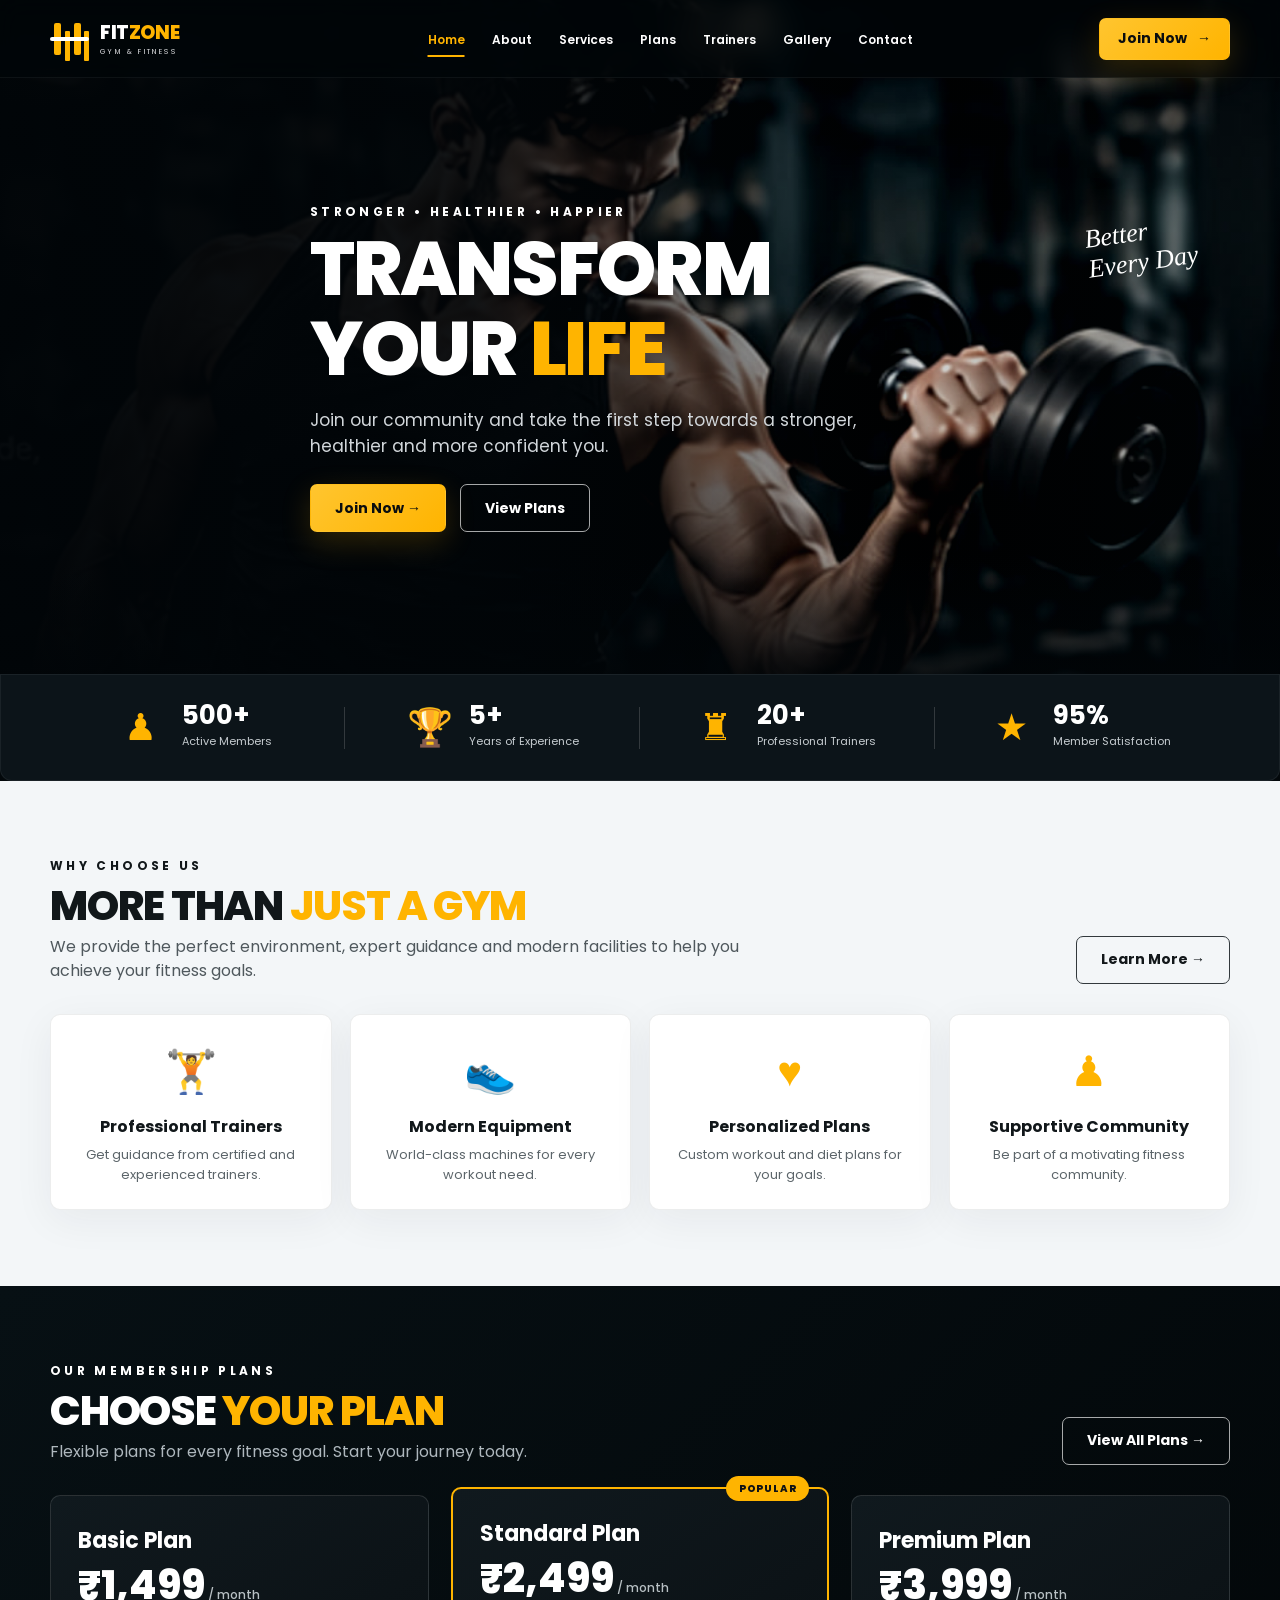
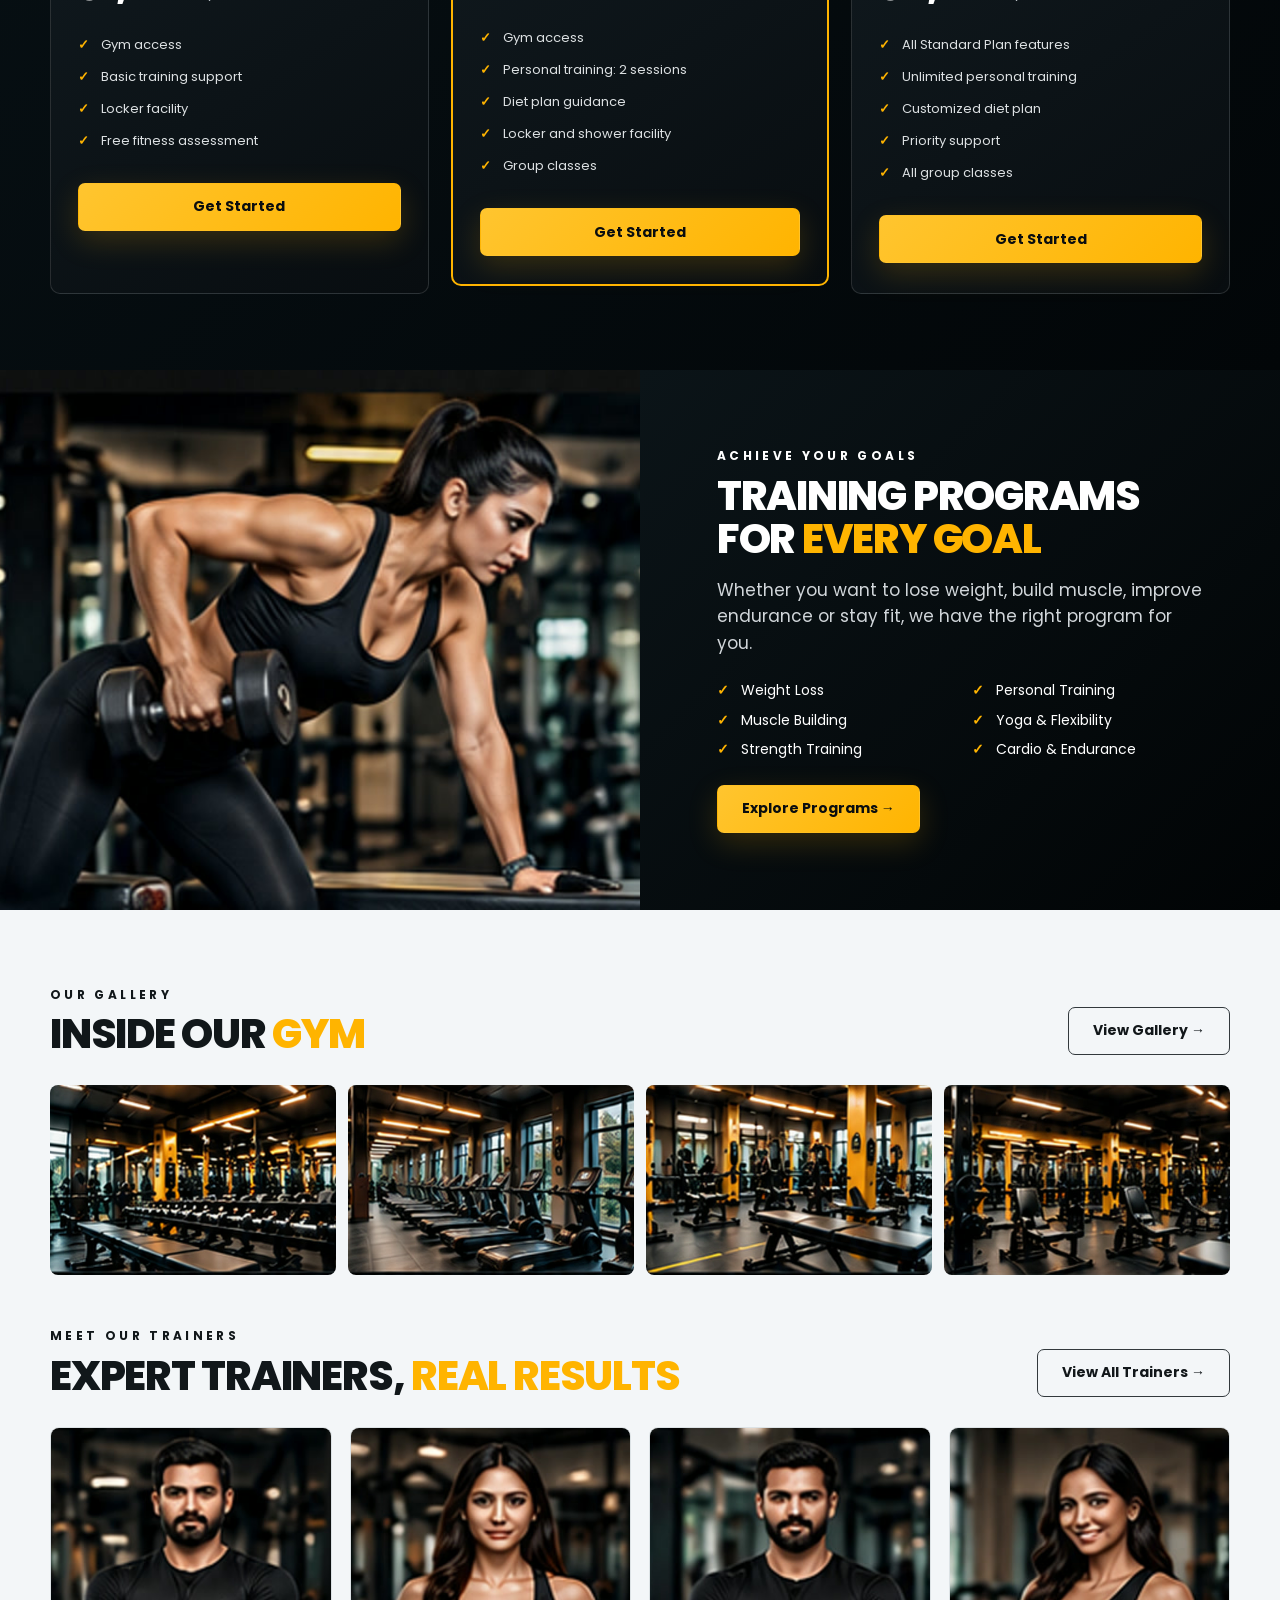
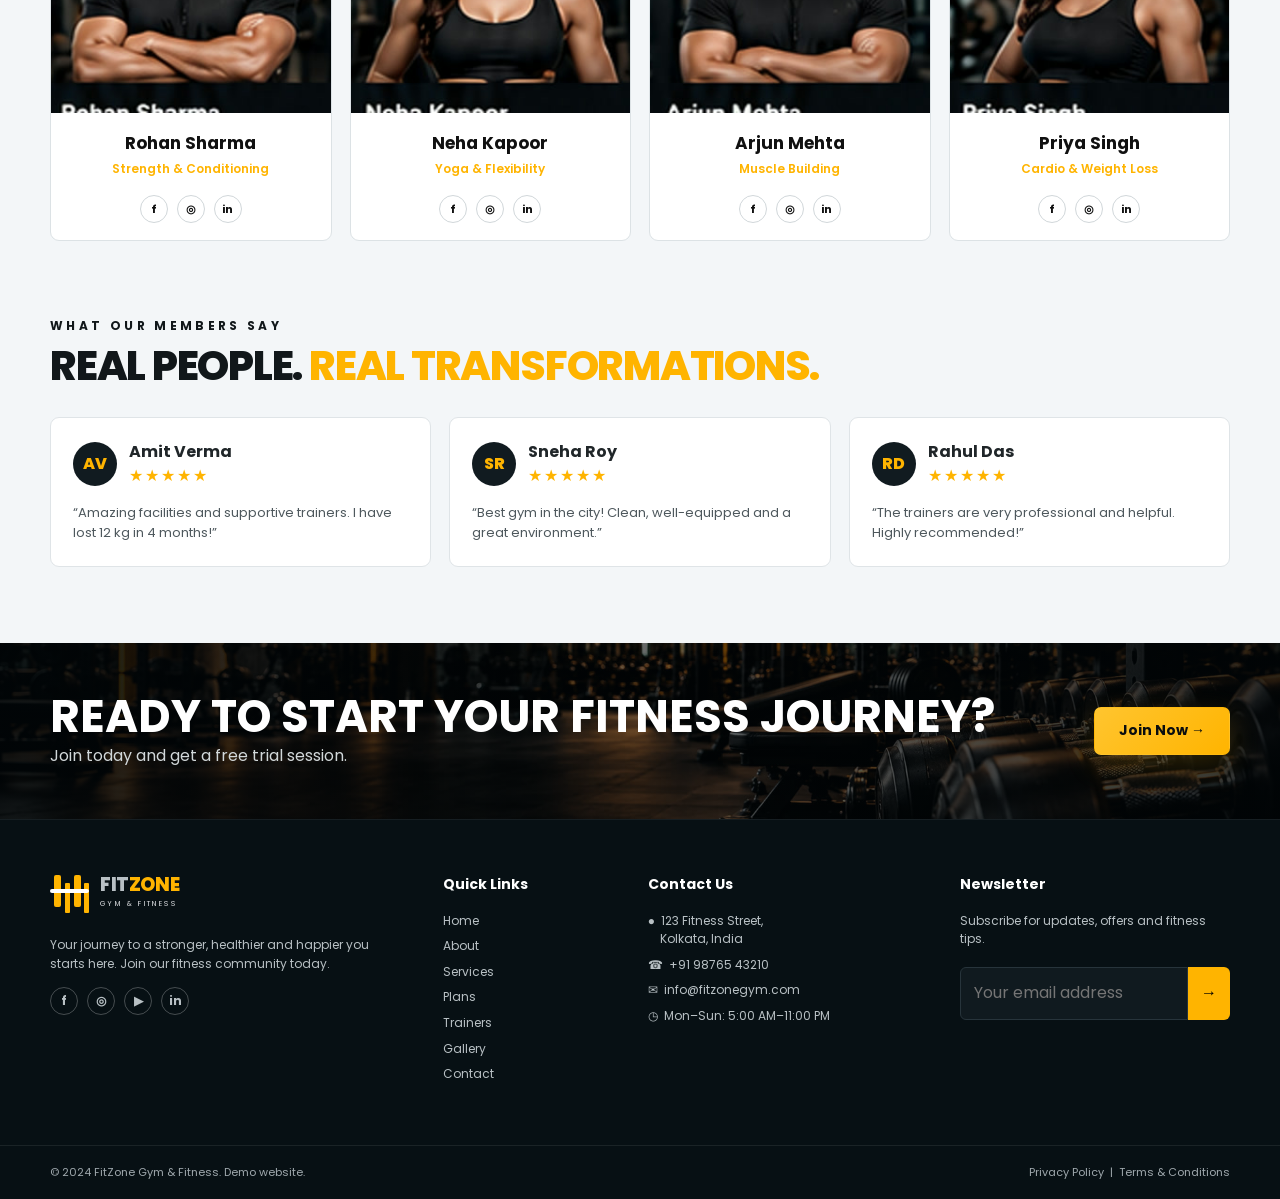
<file: index.html>
<!doctype html>
<html lang="en">
<head>
  <meta charset="utf-8">
  <meta name="viewport" content="width=device-width, initial-scale=1">
  <meta name="description" content="FitZone Gym & Fitness — stronger, healthier, happier.">
  <title>FitZone Gym & Fitness</title>
  <link rel="stylesheet" href="assets/css/style.css">
  <script src="assets/js/site.js" defer></script>
</head>
<body data-page="home">
  <header id="site-header"></header>
  <main>
    <section class="hero home-hero">
      <img class="hero-bg" src="assets/images/hero-male.jpg" alt="Athlete training with a dumbbell in a modern gym">
      <div class="container hero-content">
        <span class="eyebrow">Stronger • Healthier • Happier</span>
        <h1 class="heading">Transform<br>Your <span class="gold">Life</span></h1>
        <p class="lead">Join our community and take the first step towards a stronger, healthier and more confident you.</p>
        <div class="hero-actions"><a class="btn" href="contact.html">Join Now →</a><a class="btn btn-outline" href="plans.html">View Plans</a></div>
      </div>
      <div class="hero-note">Better<br>Every Day</div>
    </section>

    <div class="stats-bar"><div class="container stats-grid">
      <div class="stat"><span class="stat-icon">♟</span><div><strong>500+</strong><small>Active Members</small></div></div>
      <div class="stat"><span class="stat-icon">🏆</span><div><strong>5+</strong><small>Years of Experience</small></div></div>
      <div class="stat"><span class="stat-icon">♜</span><div><strong>20+</strong><small>Professional Trainers</small></div></div>
      <div class="stat"><span class="stat-icon">★</span><div><strong>95%</strong><small>Member Satisfaction</small></div></div>
    </div></div>

    <section class="section section-light">
      <div class="container">
        <div class="section-head"><div><span class="eyebrow">Why Choose Us</span><h2 class="heading small">More Than <span class="gold">Just a Gym</span></h2><p>We provide the perfect environment, expert guidance and modern facilities to help you achieve your fitness goals.</p></div><a class="btn btn-outline" href="about.html">Learn More →</a></div>
        <div class="grid-4">
          <article class="feature-card"><div class="feature-icon">🏋</div><h3>Professional Trainers</h3><p>Get guidance from certified and experienced trainers.</p></article>
          <article class="feature-card"><div class="feature-icon">👟</div><h3>Modern Equipment</h3><p>World-class machines for every workout need.</p></article>
          <article class="feature-card"><div class="feature-icon">♥</div><h3>Personalized Plans</h3><p>Custom workout and diet plans for your goals.</p></article>
          <article class="feature-card"><div class="feature-icon">♟</div><h3>Supportive Community</h3><p>Be part of a motivating fitness community.</p></article>
        </div>
      </div>
    </section>

    <section class="section section-deep">
      <div class="container">
        <div class="section-head"><div><span class="eyebrow">Our Membership Plans</span><h2 class="heading small">Choose <span class="gold">Your Plan</span></h2><p>Flexible plans for every fitness goal. Start your journey today.</p></div><a class="btn btn-outline" href="plans.html">View All Plans →</a></div>
        <div class="plans">
          <article class="plan"><h3>Basic Plan</h3><div class="price">₹1,499<small> / month</small></div><ul><li>Gym access</li><li>Basic training support</li><li>Locker facility</li><li>Free fitness assessment</li></ul><a class="btn" href="contact.html">Get Started</a></article>
          <article class="plan popular"><span class="badge">POPULAR</span><h3>Standard Plan</h3><div class="price">₹2,499<small> / month</small></div><ul><li>Gym access</li><li>Personal training: 2 sessions</li><li>Diet plan guidance</li><li>Locker and shower facility</li><li>Group classes</li></ul><a class="btn" href="contact.html">Get Started</a></article>
          <article class="plan"><h3>Premium Plan</h3><div class="price">₹3,999<small> / month</small></div><ul><li>All Standard Plan features</li><li>Unlimited personal training</li><li>Customized diet plan</li><li>Priority support</li><li>All group classes</li></ul><a class="btn" href="contact.html">Get Started</a></article>
        </div>
      </div>
    </section>

    <section class="split">
      <img class="split-media" src="assets/images/training-woman.jpg" alt="Woman performing a strength workout">
      <div class="split-copy"><div><span class="eyebrow">Achieve Your Goals</span><h2 class="heading small">Training Programs<br>for <span class="gold">Every Goal</span></h2><p class="lead">Whether you want to lose weight, build muscle, improve endurance or stay fit, we have the right program for you.</p><div class="check-grid"><span class="check">Weight Loss</span><span class="check">Personal Training</span><span class="check">Muscle Building</span><span class="check">Yoga & Flexibility</span><span class="check">Strength Training</span><span class="check">Cardio & Endurance</span></div><a class="btn" href="services.html">Explore Programs →</a></div></div>
    </section>

    <section class="section section-light">
      <div class="container">
        <div class="section-head"><div><span class="eyebrow">Our Gallery</span><h2 class="heading small">Inside Our <span class="gold">Gym</span></h2></div><a class="btn btn-outline" href="gallery.html">View Gallery →</a></div>
        <div class="mini-gallery"><img src="assets/images/gallery-01.jpg" alt="Premium free-weight area"><img src="assets/images/gallery-03.jpg" alt="Modern cardio area"><img src="assets/images/gallery-06.jpg" alt="Spacious strength floor"><img src="assets/images/gallery-09.jpg" alt="FitZone equipment area"></div>
        <div class="section-head" style="margin-top:52px"><div><span class="eyebrow">Meet Our Trainers</span><h2 class="heading small">Expert Trainers, <span class="gold">Real Results</span></h2></div><a class="btn btn-outline" href="trainers.html">View All Trainers →</a></div>
        <div class="trainer-grid">
          <article class="trainer-card light"><img src="assets/images/trainer-rohan.jpg" alt="Rohan Sharma"><div class="trainer-info"><h3>Rohan Sharma</h3><span class="trainer-role">Strength & Conditioning</span><div class="socials"><a href="#">f</a><a href="#">◎</a><a href="#">in</a></div></div></article>
          <article class="trainer-card light"><img src="assets/images/trainer-neha.jpg" alt="Neha Kapoor"><div class="trainer-info"><h3>Neha Kapoor</h3><span class="trainer-role">Yoga & Flexibility</span><div class="socials"><a href="#">f</a><a href="#">◎</a><a href="#">in</a></div></div></article>
          <article class="trainer-card light"><img src="assets/images/trainer-arjun.jpg" alt="Arjun Mehta"><div class="trainer-info"><h3>Arjun Mehta</h3><span class="trainer-role">Muscle Building</span><div class="socials"><a href="#">f</a><a href="#">◎</a><a href="#">in</a></div></div></article>
          <article class="trainer-card light"><img src="assets/images/trainer-priya.jpg" alt="Priya Singh"><div class="trainer-info"><h3>Priya Singh</h3><span class="trainer-role">Cardio & Weight Loss</span><div class="socials"><a href="#">f</a><a href="#">◎</a><a href="#">in</a></div></div></article>
        </div>
      </div>
    </section>

    <section class="section section-light" style="padding-top:0">
      <div class="container"><div class="section-head"><div><span class="eyebrow">What Our Members Say</span><h2 class="heading small">Real People. <span class="gold">Real Transformations.</span></h2></div></div><div class="review-grid">
        <article class="review"><div class="review-head"><span class="avatar">AV</span><div><strong>Amit Verma</strong><div class="stars">★★★★★</div></div></div><p>“Amazing facilities and supportive trainers. I have lost 12 kg in 4 months!”</p></article>
        <article class="review"><div class="review-head"><span class="avatar">SR</span><div><strong>Sneha Roy</strong><div class="stars">★★★★★</div></div></div><p>“Best gym in the city! Clean, well-equipped and a great environment.”</p></article>
        <article class="review"><div class="review-head"><span class="avatar">RD</span><div><strong>Rahul Das</strong><div class="stars">★★★★★</div></div></div><p>“The trainers are very professional and helpful. Highly recommended!”</p></article>
      </div></div>
    </section>

    <section class="cta-band"><div class="container cta-inner"><div><h2>Ready to Start Your Fitness Journey?</h2><p>Join today and get a free trial session.</p></div><a class="btn" href="contact.html">Join Now →</a></div></section>
  </main>
  <footer id="site-footer"></footer>
</body>
</html>
</file>
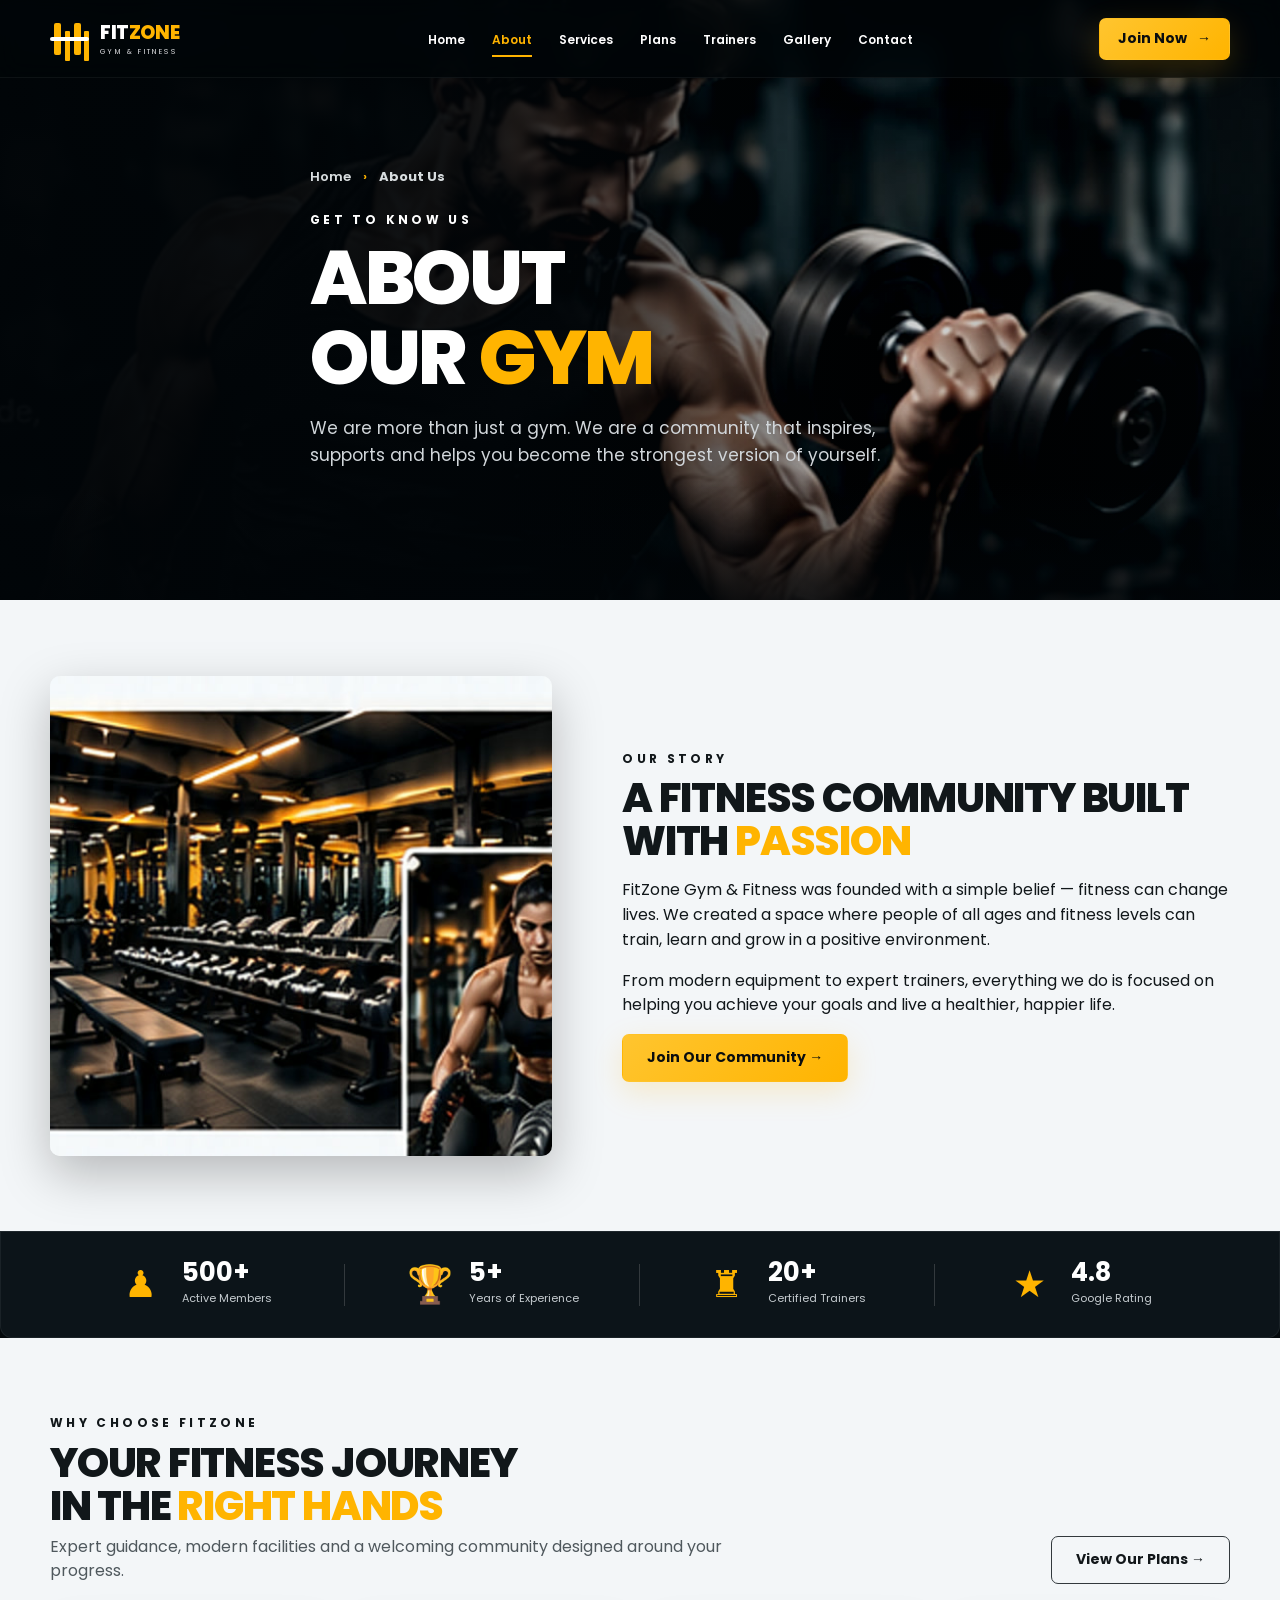
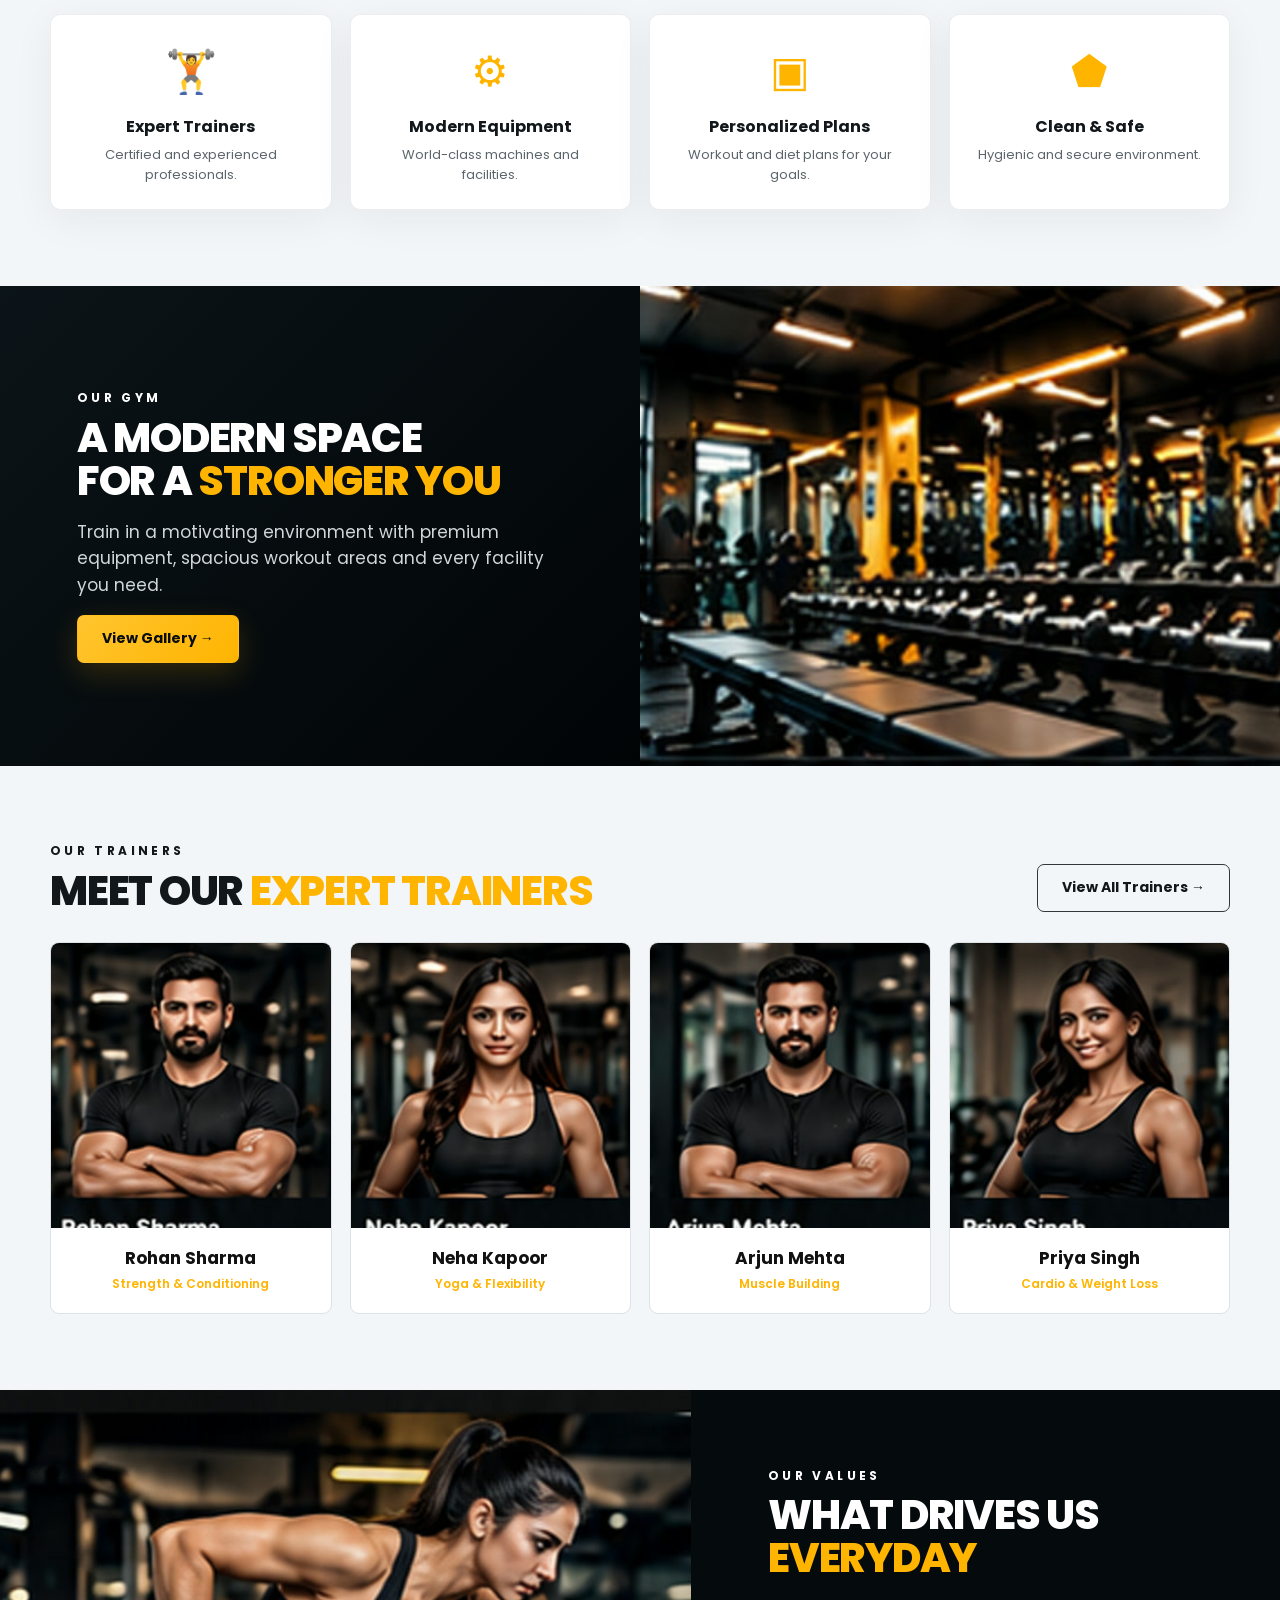
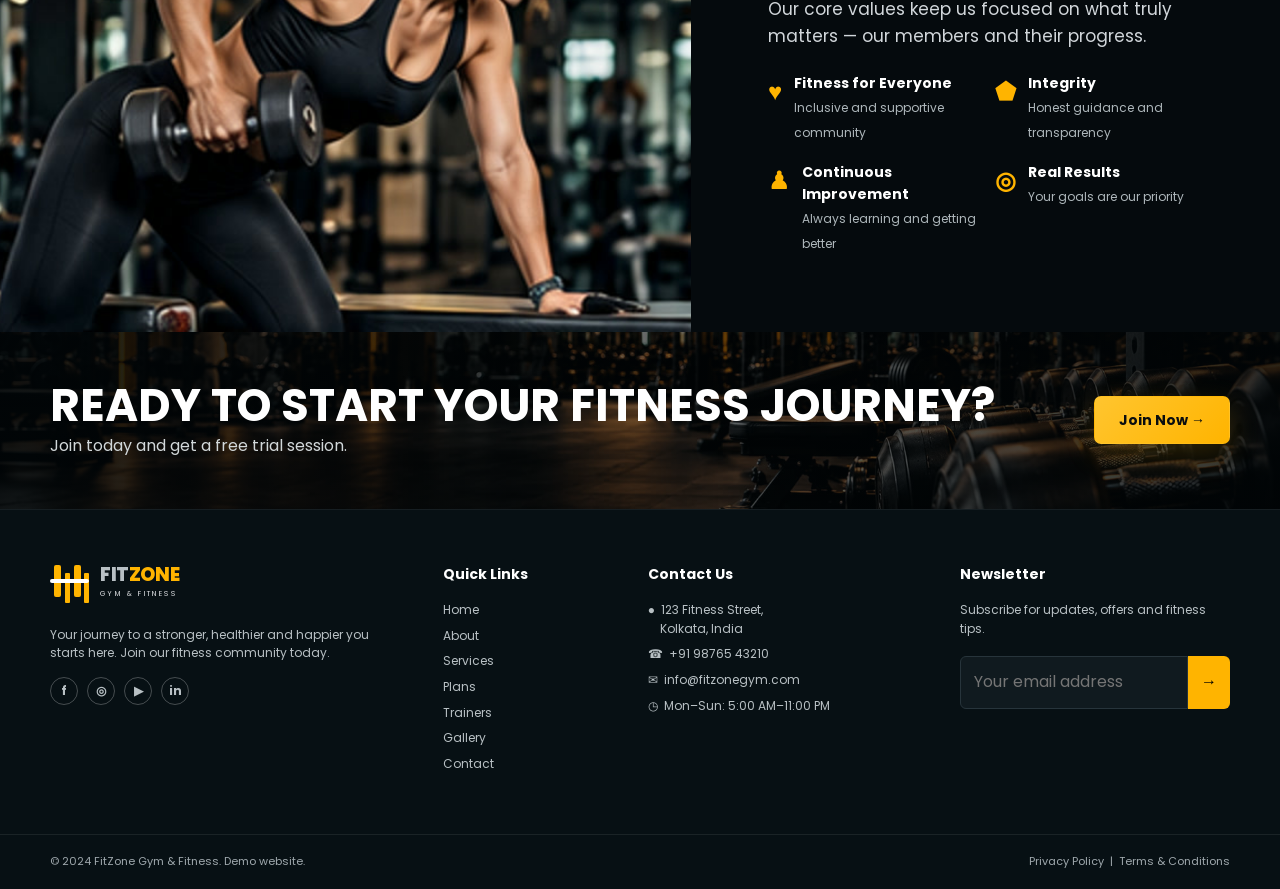
<file: about.html>
<!doctype html>
<html lang="en">
<head><meta charset="utf-8"><meta name="viewport" content="width=device-width, initial-scale=1"><meta name="description" content="Learn about the FitZone fitness community."><title>About Us | FitZone</title><link rel="stylesheet" href="assets/css/style.css"><script src="assets/js/site.js" defer></script></head>
<body data-page="about">
  <header id="site-header"></header>
  <main>
    <section class="hero"><img class="hero-bg" src="assets/images/hero-male.jpg" alt="FitZone athlete"><div class="container hero-content"><div class="breadcrumb"><a href="index.html">Home</a><span>›</span><b>About Us</b></div><span class="eyebrow">Get to Know Us</span><h1 class="heading">About<br>Our <span class="gold">Gym</span></h1><p class="lead">We are more than just a gym. We are a community that inspires, supports and helps you become the strongest version of yourself.</p></div></section>
    <section class="section section-light"><div class="container story-layout"><div class="story-media"><img src="assets/images/story-gym.jpg" alt="FitZone modern gym floor"></div><div><span class="eyebrow">Our Story</span><h2 class="heading small">A Fitness Community Built with <span class="gold">Passion</span></h2><p>FitZone Gym & Fitness was founded with a simple belief — fitness can change lives. We created a space where people of all ages and fitness levels can train, learn and grow in a positive environment.</p><p>From modern equipment to expert trainers, everything we do is focused on helping you achieve your goals and live a healthier, happier life.</p><a class="btn" href="contact.html">Join Our Community →</a></div></div></section>
    <div class="stats-bar"><div class="container stats-grid"><div class="stat"><span class="stat-icon">♟</span><div><strong>500+</strong><small>Active Members</small></div></div><div class="stat"><span class="stat-icon">🏆</span><div><strong>5+</strong><small>Years of Experience</small></div></div><div class="stat"><span class="stat-icon">♜</span><div><strong>20+</strong><small>Certified Trainers</small></div></div><div class="stat"><span class="stat-icon">★</span><div><strong>4.8</strong><small>Google Rating</small></div></div></div></div>
    <section class="section section-light"><div class="container"><div class="section-head"><div><span class="eyebrow">Why Choose FitZone</span><h2 class="heading small">Your Fitness Journey<br>in the <span class="gold">Right Hands</span></h2><p>Expert guidance, modern facilities and a welcoming community designed around your progress.</p></div><a class="btn btn-outline" href="plans.html">View Our Plans →</a></div><div class="grid-4"><article class="feature-card"><div class="feature-icon">🏋</div><h3>Expert Trainers</h3><p>Certified and experienced professionals.</p></article><article class="feature-card"><div class="feature-icon">⚙</div><h3>Modern Equipment</h3><p>World-class machines and facilities.</p></article><article class="feature-card"><div class="feature-icon">▣</div><h3>Personalized Plans</h3><p>Workout and diet plans for your goals.</p></article><article class="feature-card"><div class="feature-icon">⬟</div><h3>Clean & Safe</h3><p>Hygienic and secure environment.</p></article></div></div></section>
    <section class="split"><div class="split-copy"><div><span class="eyebrow">Our Gym</span><h2 class="heading small">A Modern Space<br>for a <span class="gold">Stronger You</span></h2><p class="lead">Train in a motivating environment with premium equipment, spacious workout areas and every facility you need.</p><a class="btn" href="gallery.html">View Gallery →</a></div></div><img class="split-media" src="assets/images/gallery-01.jpg" alt="FitZone modern gym equipment"></section>
    <section class="section section-light"><div class="container"><div class="section-head"><div><span class="eyebrow">Our Trainers</span><h2 class="heading small">Meet Our <span class="gold">Expert Trainers</span></h2></div><a class="btn btn-outline" href="trainers.html">View All Trainers →</a></div><div class="trainer-grid"><article class="trainer-card light"><img src="assets/images/trainer-rohan.jpg" alt="Rohan Sharma"><div class="trainer-info"><h3>Rohan Sharma</h3><span class="trainer-role">Strength & Conditioning</span></div></article><article class="trainer-card light"><img src="assets/images/trainer-neha.jpg" alt="Neha Kapoor"><div class="trainer-info"><h3>Neha Kapoor</h3><span class="trainer-role">Yoga & Flexibility</span></div></article><article class="trainer-card light"><img src="assets/images/trainer-arjun.jpg" alt="Arjun Mehta"><div class="trainer-info"><h3>Arjun Mehta</h3><span class="trainer-role">Muscle Building</span></div></article><article class="trainer-card light"><img src="assets/images/trainer-priya.jpg" alt="Priya Singh"><div class="trainer-info"><h3>Priya Singh</h3><span class="trainer-role">Cardio & Weight Loss</span></div></article></div></div></section>
    <section class="spotlight"><img src="assets/images/training-woman.jpg" alt="Dedicated FitZone athlete"><div class="spotlight-copy"><div><span class="eyebrow">Our Values</span><h2 class="heading small">What Drives Us <span class="gold">Everyday</span></h2><p class="lead">Our core values keep us focused on what truly matters — our members and their progress.</p><div class="value-grid"><div class="value"><b>♥</b><div><strong>Fitness for Everyone</strong><span>Inclusive and supportive community</span></div></div><div class="value"><b>⬟</b><div><strong>Integrity</strong><span>Honest guidance and transparency</span></div></div><div class="value"><b>♟</b><div><strong>Continuous Improvement</strong><span>Always learning and getting better</span></div></div><div class="value"><b>◎</b><div><strong>Real Results</strong><span>Your goals are our priority</span></div></div></div></div></div></section>
    <section class="cta-band"><div class="container cta-inner"><div><h2>Ready to Start Your Fitness Journey?</h2><p>Join today and get a free trial session.</p></div><a class="btn" href="contact.html">Join Now →</a></div></section>
  </main>
  <footer id="site-footer"></footer>
</body></html>
</file>
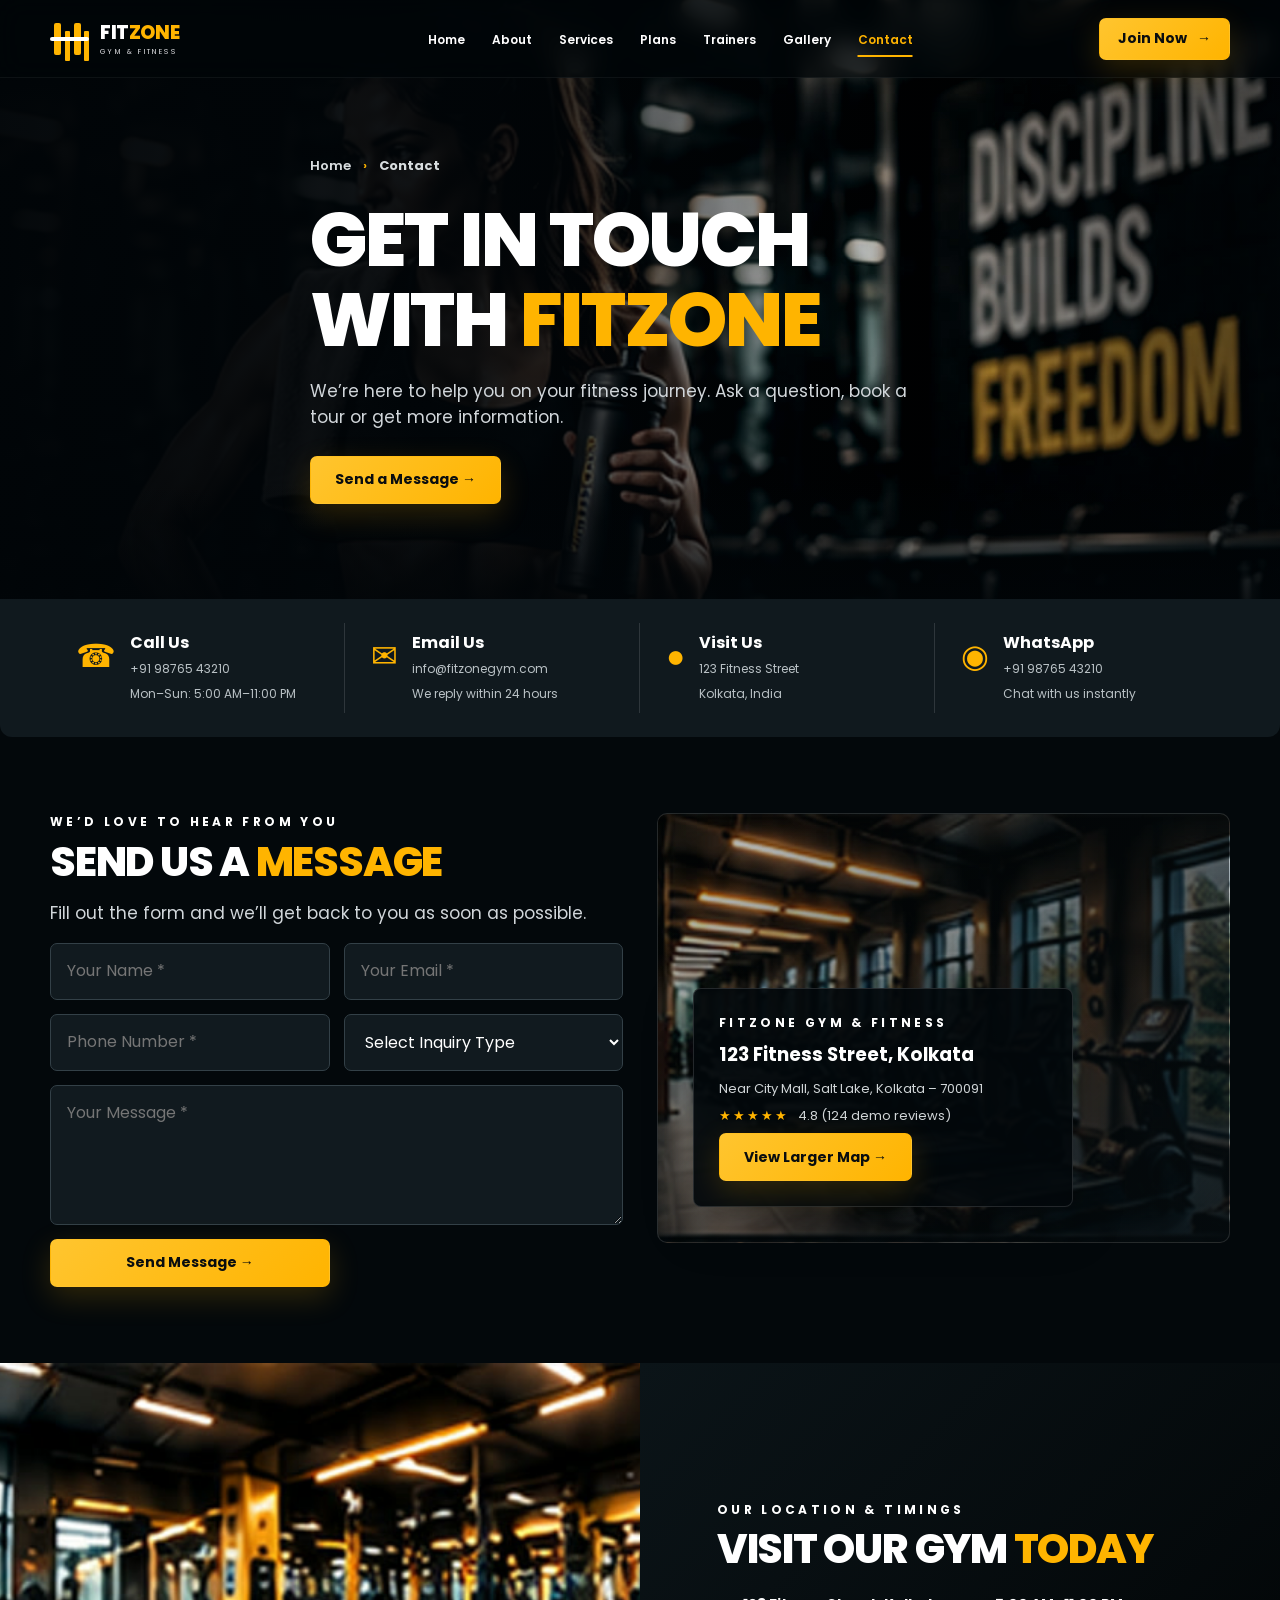
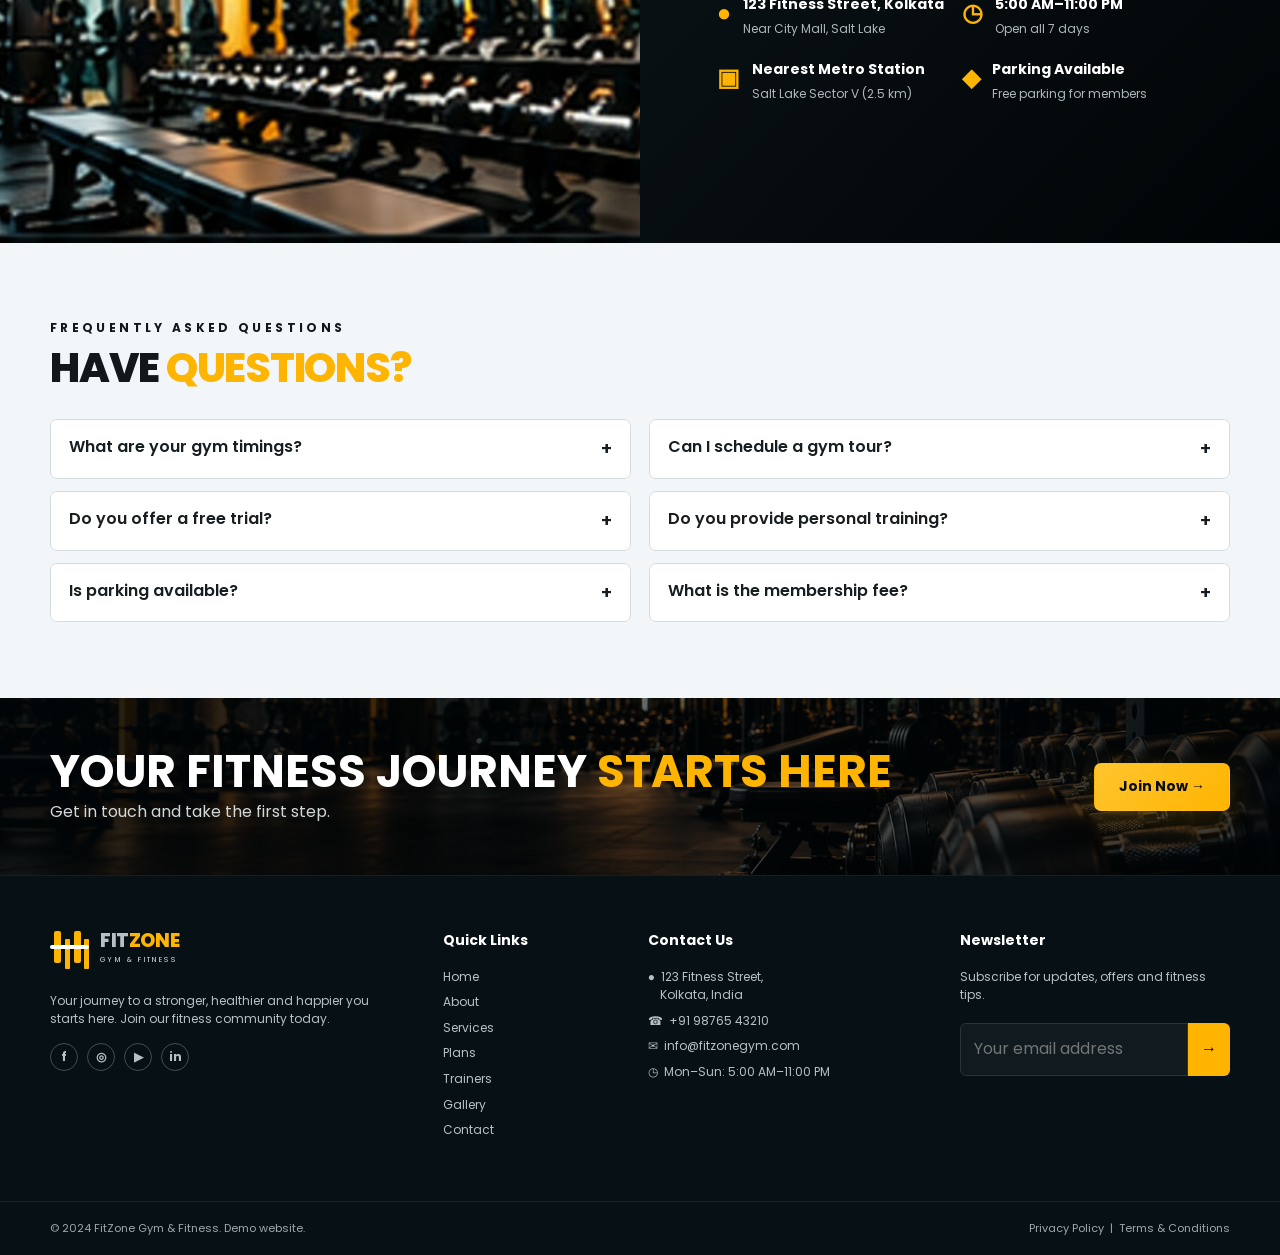
<file: contact.html>
<!doctype html>
<html lang="en"><head><meta charset="utf-8"><meta name="viewport" content="width=device-width, initial-scale=1"><meta name="description" content="Contact FitZone Gym & Fitness."><title>Contact | FitZone</title><link rel="stylesheet" href="assets/css/style.css"><script src="assets/js/site.js" defer></script></head>
<body data-page="contact"><header id="site-header"></header><main>
  <section class="hero"><img class="hero-bg" src="assets/images/hero-contact.jpg" alt="FitZone member holding a water bottle"><div class="container hero-content"><div class="breadcrumb"><a href="index.html">Home</a><span>›</span><b>Contact</b></div><h1 class="heading">Get in Touch<br>with <span class="gold">FitZone</span></h1><p class="lead">We’re here to help you on your fitness journey. Ask a question, book a tour or get more information.</p><a class="btn" href="#contact-form">Send a Message →</a></div></section>
  <div class="contact-strip"><div class="container contact-methods"><div class="contact-method"><span class="ico">☎</span><div><strong>Call Us</strong><span>+91 98765 43210<br>Mon–Sun: 5:00 AM–11:00 PM</span></div></div><div class="contact-method"><span class="ico">✉</span><div><strong>Email Us</strong><span>info@fitzonegym.com<br>We reply within 24 hours</span></div></div><div class="contact-method"><span class="ico">●</span><div><strong>Visit Us</strong><span>123 Fitness Street<br>Kolkata, India</span></div></div><div class="contact-method"><span class="ico">◉</span><div><strong>WhatsApp</strong><span>+91 98765 43210<br>Chat with us instantly</span></div></div></div></div>
  <section class="section section-dark" id="contact-form"><div class="container contact-layout"><div><span class="eyebrow">We’d Love to Hear from You</span><h2 class="heading small">Send Us a <span class="gold">Message</span></h2><p class="lead">Fill out the form and we’ll get back to you as soon as possible.</p><form class="form-grid demo-form"><input class="field" type="text" aria-label="Your name" placeholder="Your Name *" required><input class="field" type="email" aria-label="Your email" placeholder="Your Email *" required><input class="field" type="tel" aria-label="Phone number" placeholder="Phone Number *" required><select class="field" aria-label="Inquiry type" required><option value="">Select Inquiry Type</option><option>Membership</option><option>Free Trial</option><option>Personal Training</option><option>Gym Tour</option></select><textarea class="field" aria-label="Your message" placeholder="Your Message *" required></textarea><button class="btn" type="submit">Send Message →</button><p class="form-message" role="status"></p></form></div><div class="map-card"><div class="map-panel"><span class="eyebrow">FitZone Gym & Fitness</span><h3>123 Fitness Street, Kolkata</h3><p>Near City Mall, Salt Lake, Kolkata – 700091</p><p><span class="stars">★★★★★</span> &nbsp; 4.8 (124 demo reviews)</p><a class="btn" href="https://maps.google.com/?q=Kolkata" target="_blank" rel="noopener">View Larger Map →</a></div></div></div></section>
  <section class="split"><img class="split-media" src="assets/images/gallery-01.jpg" alt="FitZone gym interior"><div class="split-copy"><div><span class="eyebrow">Our Location & Timings</span><h2 class="heading small">Visit Our Gym <span class="gold">Today</span></h2><div class="value-grid"><div class="value"><b>●</b><div><strong>123 Fitness Street, Kolkata</strong><span>Near City Mall, Salt Lake</span></div></div><div class="value"><b>◷</b><div><strong>5:00 AM–11:00 PM</strong><span>Open all 7 days</span></div></div><div class="value"><b>▣</b><div><strong>Nearest Metro Station</strong><span>Salt Lake Sector V (2.5 km)</span></div></div><div class="value"><b>◆</b><div><strong>Parking Available</strong><span>Free parking for members</span></div></div></div></div></div></section>
  <section class="section section-light"><div class="container"><div class="section-head"><div><span class="eyebrow">Frequently Asked Questions</span><h2 class="heading small">Have <span class="gold">Questions?</span></h2></div></div><div class="faq-grid"><article class="faq"><button aria-expanded="false">What are your gym timings?</button><p>We are open every day from 5:00 AM to 11:00 PM.</p></article><article class="faq"><button aria-expanded="false">Can I schedule a gym tour?</button><p>Yes. Use the form above and select Gym Tour as the inquiry type.</p></article><article class="faq"><button aria-expanded="false">Do you offer a free trial?</button><p>Yes, new members can request a free trial session.</p></article><article class="faq"><button aria-expanded="false">Do you provide personal training?</button><p>Yes, our certified trainers offer personalized one-on-one coaching.</p></article><article class="faq"><button aria-expanded="false">Is parking available?</button><p>Yes, free parking is available for members.</p></article><article class="faq"><button aria-expanded="false">What is the membership fee?</button><p>Plans start at ₹1,499 per month. Visit the Plans page for details.</p></article></div></div></section>
  <section class="cta-band"><div class="container cta-inner"><div><h2>Your Fitness Journey <span class="gold">Starts Here</span></h2><p>Get in touch and take the first step.</p></div><a class="btn" href="#contact-form">Join Now →</a></div></section>
</main><footer id="site-footer"></footer></body></html>
</file>
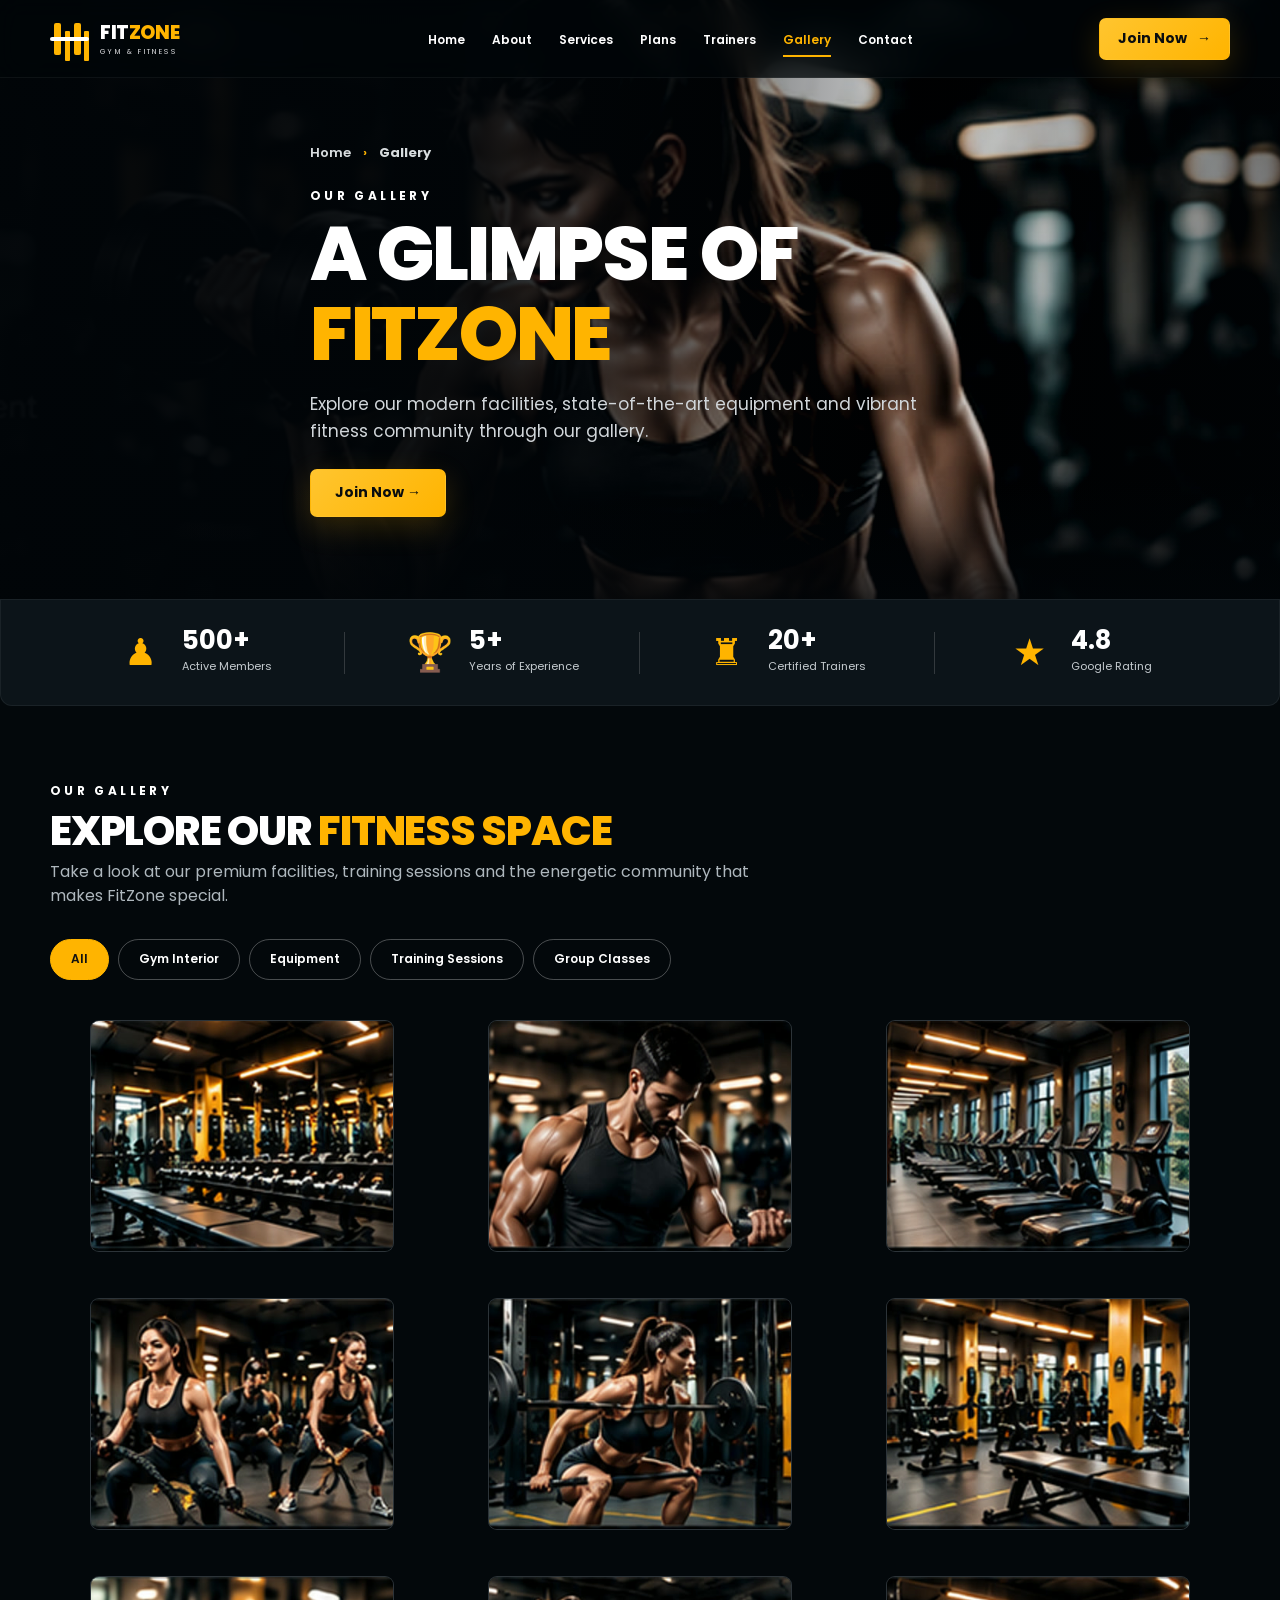
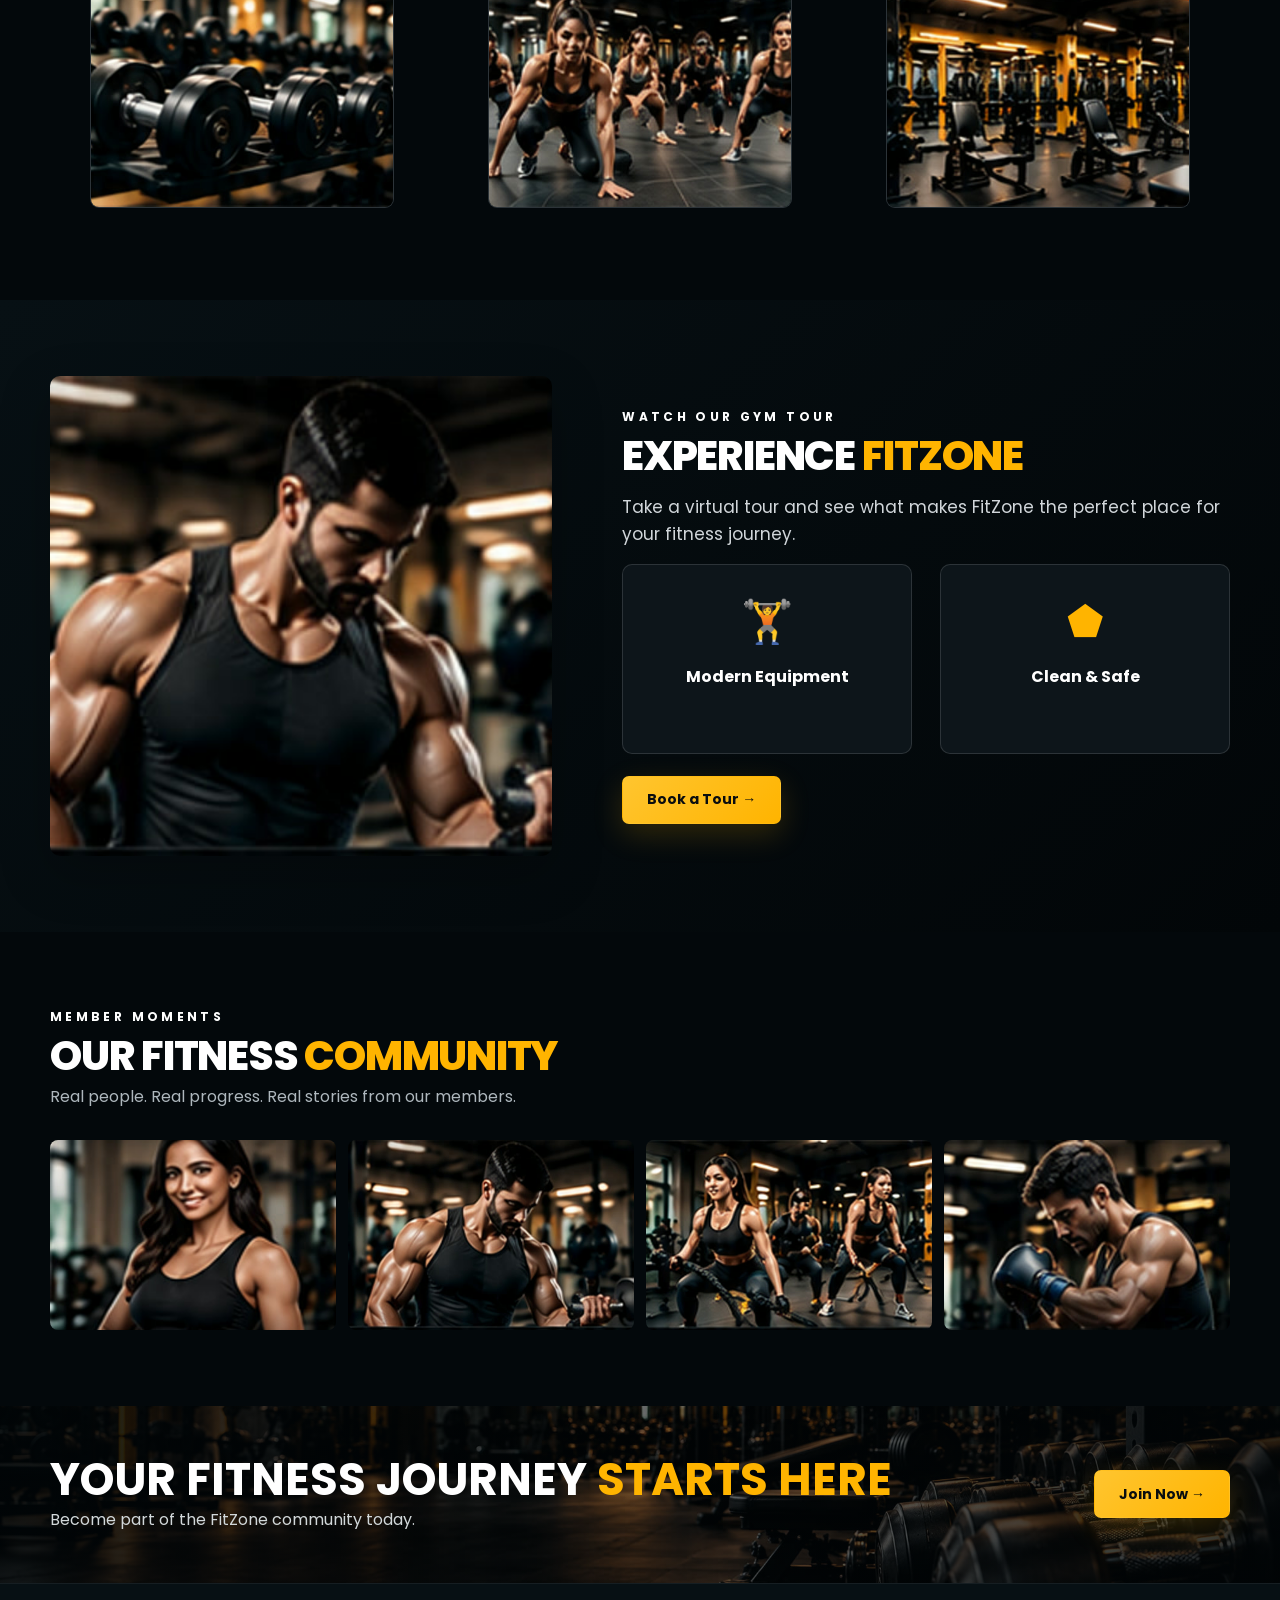
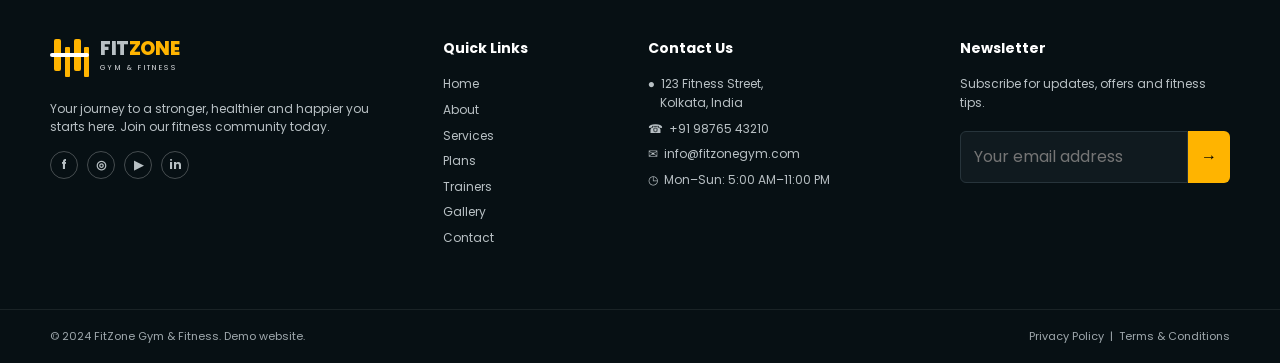
<file: gallery.html>
<!doctype html>
<html lang="en"><head><meta charset="utf-8"><meta name="viewport" content="width=device-width, initial-scale=1"><meta name="description" content="Explore FitZone gym facilities and community."><title>Gallery | FitZone</title><link rel="stylesheet" href="assets/css/style.css"><script src="assets/js/site.js" defer></script></head>
<body data-page="gallery"><header id="site-header"></header><main>
  <section class="hero"><img class="hero-bg" src="assets/images/hero-female.jpg" alt="FitZone member lifting a dumbbell"><div class="container hero-content"><div class="breadcrumb"><a href="index.html">Home</a><span>›</span><b>Gallery</b></div><span class="eyebrow">Our Gallery</span><h1 class="heading">A Glimpse of<br><span class="gold">FitZone</span></h1><p class="lead">Explore our modern facilities, state-of-the-art equipment and vibrant fitness community through our gallery.</p><a class="btn" href="contact.html">Join Now →</a></div></section>
  <div class="stats-bar"><div class="container stats-grid"><div class="stat"><span class="stat-icon">♟</span><div><strong>500+</strong><small>Active Members</small></div></div><div class="stat"><span class="stat-icon">🏆</span><div><strong>5+</strong><small>Years of Experience</small></div></div><div class="stat"><span class="stat-icon">♜</span><div><strong>20+</strong><small>Certified Trainers</small></div></div><div class="stat"><span class="stat-icon">★</span><div><strong>4.8</strong><small>Google Rating</small></div></div></div></div>
  <section class="section section-dark"><div class="container"><div class="section-head"><div><span class="eyebrow">Our Gallery</span><h2 class="heading small">Explore Our <span class="gold">Fitness Space</span></h2><p>Take a look at our premium facilities, training sessions and the energetic community that makes FitZone special.</p></div></div><div class="filters" aria-label="Gallery filters"><button class="filter-btn active" data-filter="all">All</button><button class="filter-btn" data-filter="interior">Gym Interior</button><button class="filter-btn" data-filter="equipment">Equipment</button><button class="filter-btn" data-filter="training">Training Sessions</button><button class="filter-btn" data-filter="classes">Group Classes</button></div><div class="gallery-grid">
    <figure class="gallery-item" data-category="interior"><img src="assets/images/gallery-01.jpg" alt="Modern free weight area"></figure><figure class="gallery-item" data-category="training"><img src="assets/images/gallery-02.jpg" alt="Man performing a dumbbell curl"></figure><figure class="gallery-item" data-category="equipment"><img src="assets/images/gallery-03.jpg" alt="Cardio machines"></figure><figure class="gallery-item" data-category="classes"><img src="assets/images/gallery-04.jpg" alt="Group fitness session"></figure><figure class="gallery-item" data-category="training"><img src="assets/images/gallery-05.jpg" alt="Woman strength training"></figure><figure class="gallery-item" data-category="interior"><img src="assets/images/gallery-06.jpg" alt="Strength training area"></figure><figure class="gallery-item" data-category="equipment"><img src="assets/images/gallery-07.jpg" alt="Dumbbell rack"></figure><figure class="gallery-item" data-category="classes"><img src="assets/images/gallery-08.jpg" alt="Members in a group class"></figure><figure class="gallery-item" data-category="interior"><img src="assets/images/gallery-09.jpg" alt="FitZone gym floor"></figure>
  </div></div></section>
  <section class="section section-deep"><div class="container story-layout"><div class="story-media"><img src="assets/images/gallery-02.jpg" alt="FitZone gym tour preview"></div><div><span class="eyebrow">Watch Our Gym Tour</span><h2 class="heading small">Experience <span class="gold">FitZone</span></h2><p class="lead">Take a virtual tour and see what makes FitZone the perfect place for your fitness journey.</p><div class="grid-2"><div class="feature-card dark"><div class="feature-icon">🏋</div><h3>Modern Equipment</h3></div><div class="feature-card dark"><div class="feature-icon">⬟</div><h3>Clean & Safe</h3></div></div><a class="btn" href="contact.html" style="margin-top:22px">Book a Tour →</a></div></div></section>
  <section class="section section-dark"><div class="container"><div class="section-head"><div><span class="eyebrow">Member Moments</span><h2 class="heading small">Our Fitness <span class="gold">Community</span></h2><p>Real people. Real progress. Real stories from our members.</p></div></div><div class="mini-gallery"><img src="assets/images/trainer-priya.jpg" alt="FitZone member"><img src="assets/images/gallery-02.jpg" alt="FitZone athlete"><img src="assets/images/gallery-04.jpg" alt="FitZone class"><img src="assets/images/service-functional.jpg" alt="Strength workout"></div></div></section>
  <section class="cta-band"><div class="container cta-inner"><div><h2>Your Fitness Journey <span class="gold">Starts Here</span></h2><p>Become part of the FitZone community today.</p></div><a class="btn" href="contact.html">Join Now →</a></div></section>
</main><footer id="site-footer"></footer></body></html>
</file>
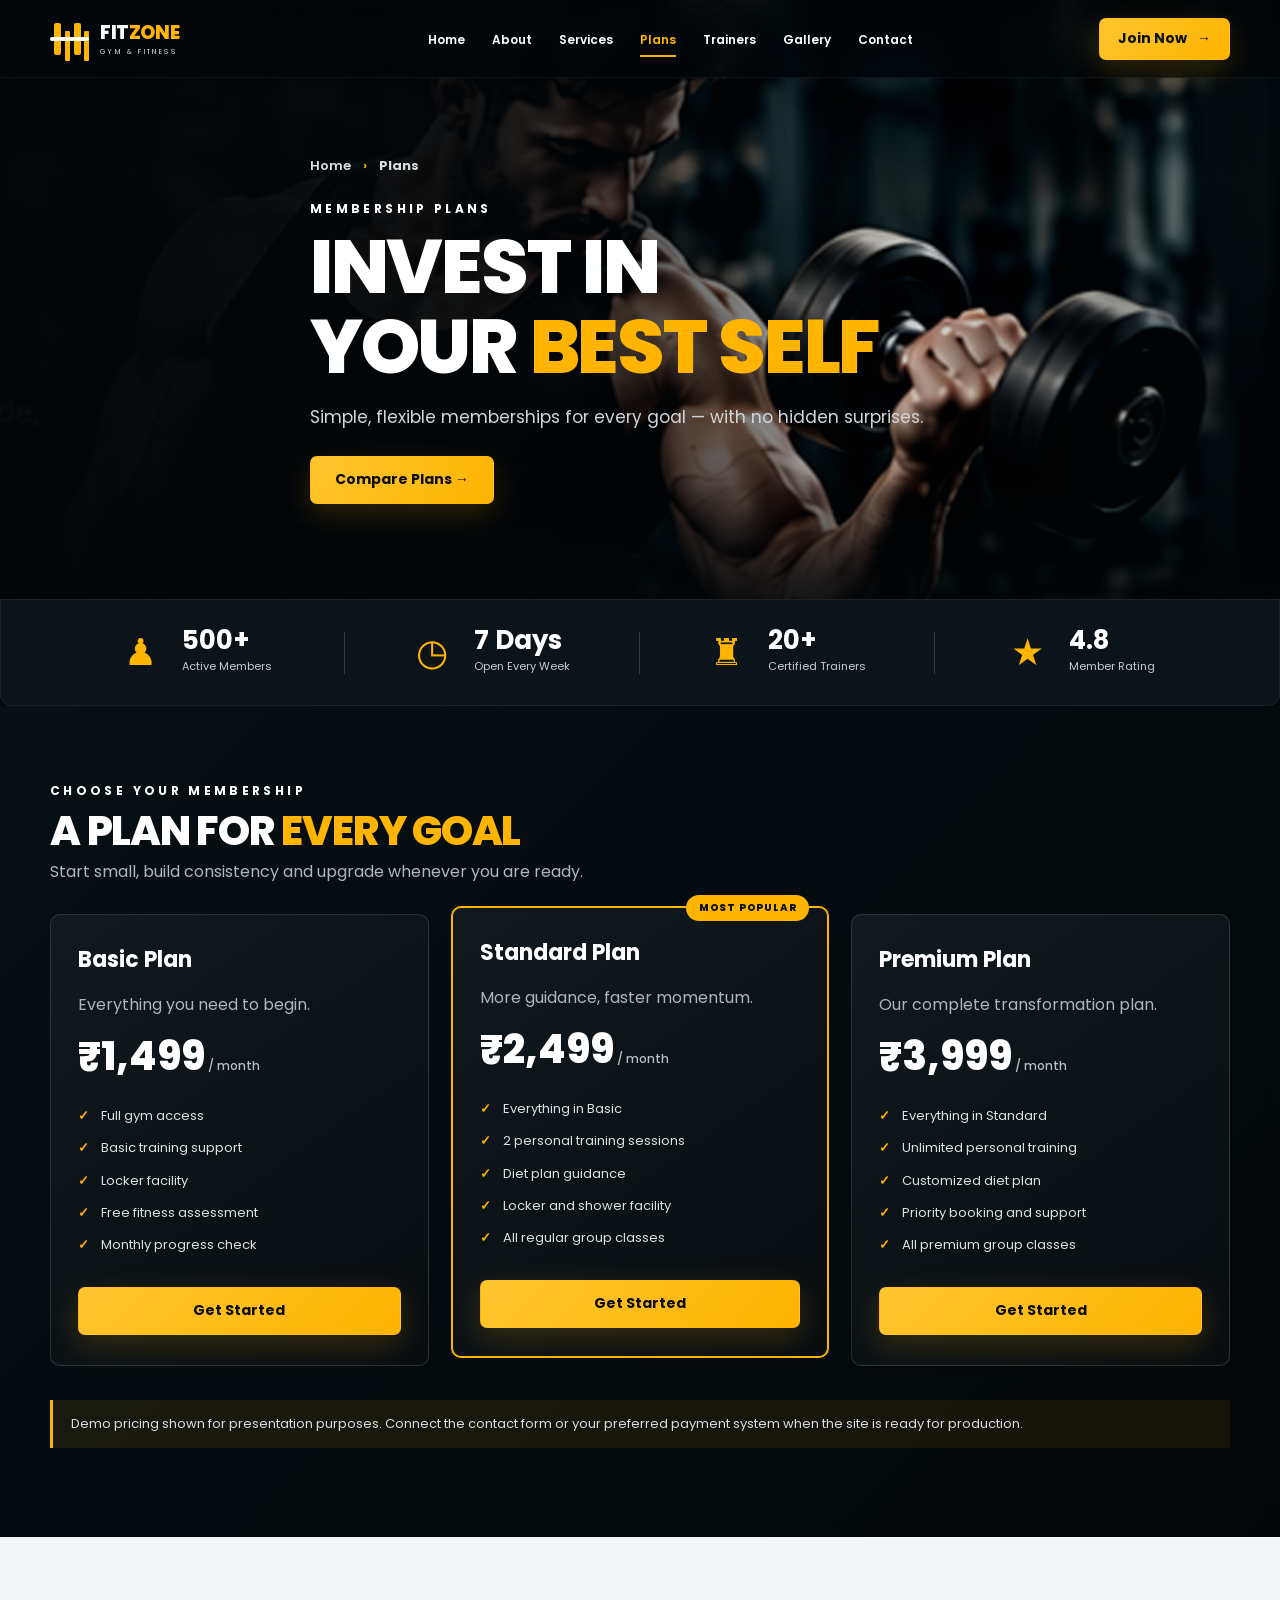
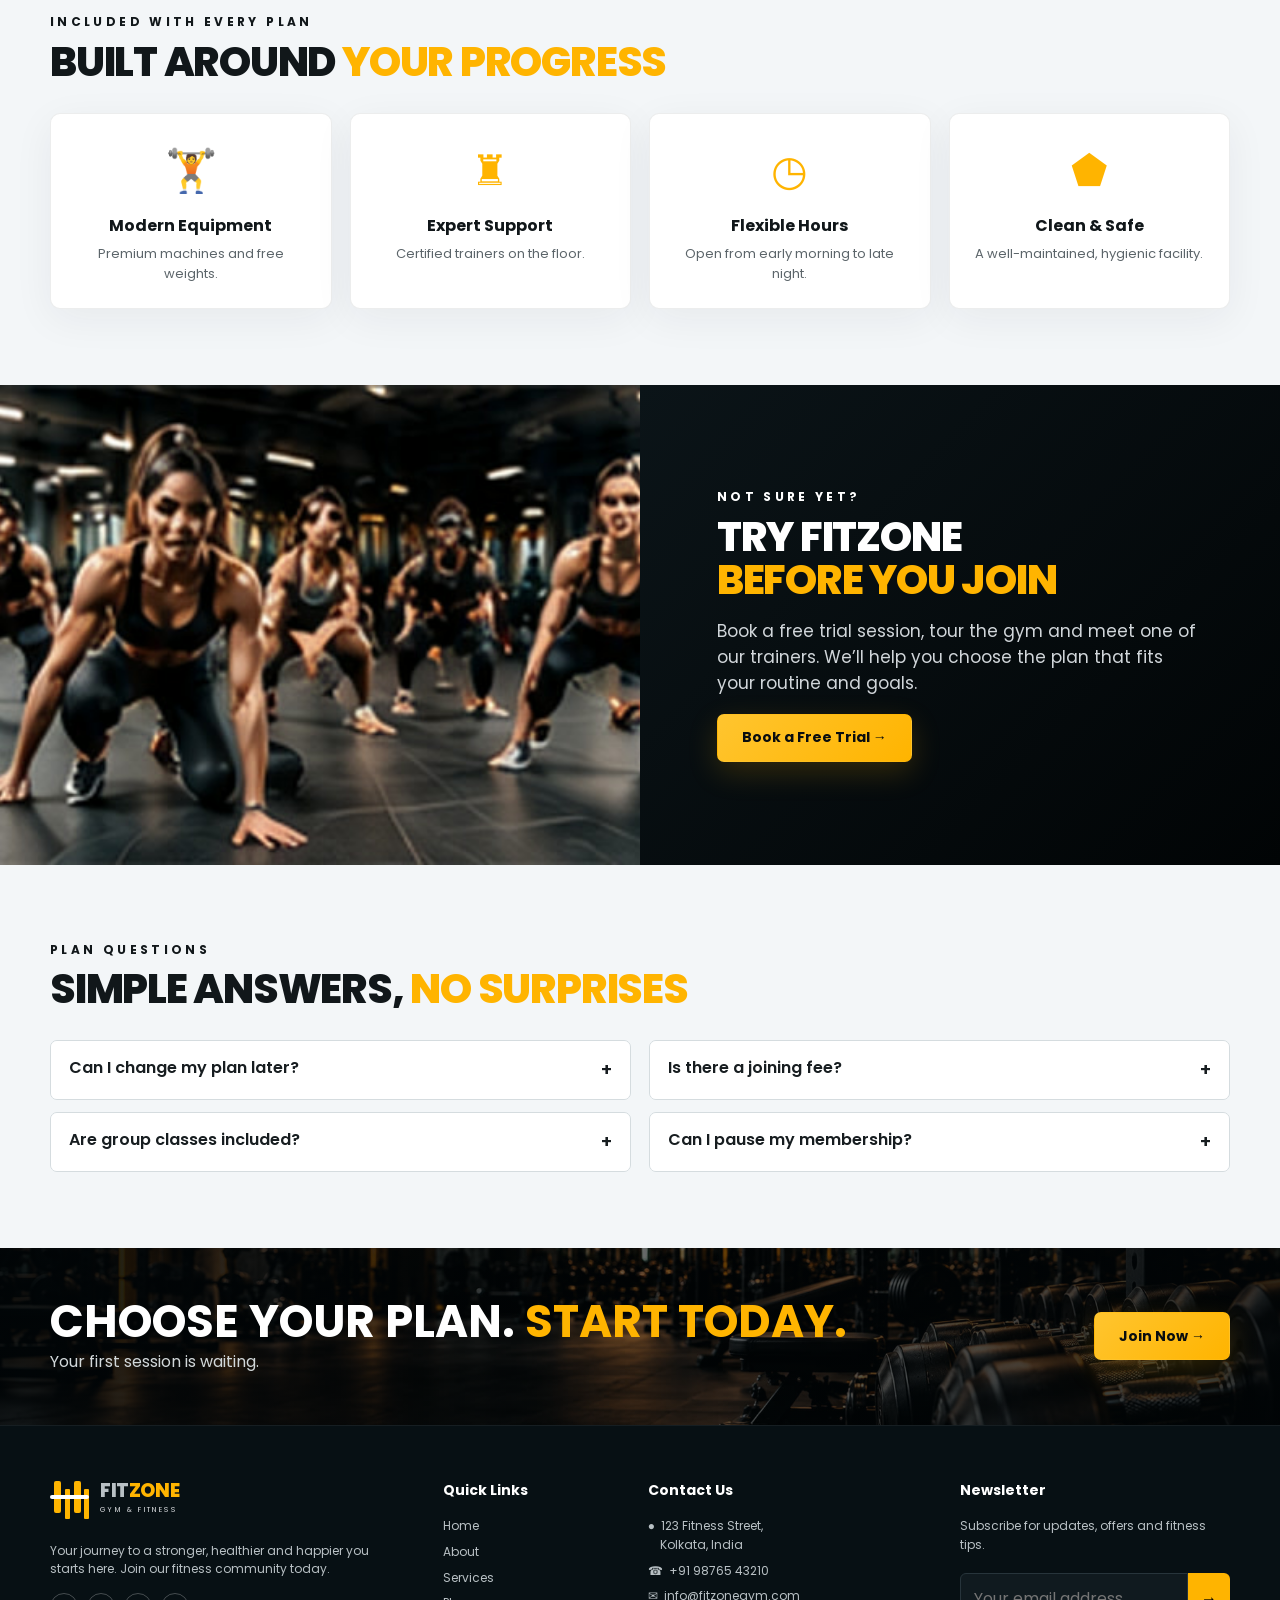
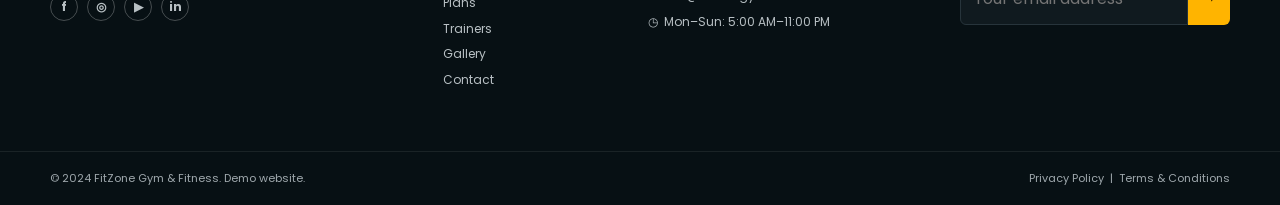
<file: plans.html>
<!doctype html>
<html lang="en"><head><meta charset="utf-8"><meta name="viewport" content="width=device-width, initial-scale=1"><meta name="description" content="Choose a FitZone gym membership plan."><title>Membership Plans | FitZone</title><link rel="stylesheet" href="assets/css/style.css"><script src="assets/js/site.js" defer></script></head>
<body data-page="plans"><header id="site-header"></header><main>
  <section class="hero"><img class="hero-bg" src="assets/images/hero-male.jpg" alt="Athlete training at FitZone"><div class="container hero-content"><div class="breadcrumb"><a href="index.html">Home</a><span>›</span><b>Plans</b></div><span class="eyebrow">Membership Plans</span><h1 class="heading">Invest in<br>Your <span class="gold">Best Self</span></h1><p class="lead">Simple, flexible memberships for every goal — with no hidden surprises.</p><a class="btn" href="#memberships">Compare Plans →</a></div></section>
  <div class="stats-bar"><div class="container stats-grid"><div class="stat"><span class="stat-icon">♟</span><div><strong>500+</strong><small>Active Members</small></div></div><div class="stat"><span class="stat-icon">◷</span><div><strong>7 Days</strong><small>Open Every Week</small></div></div><div class="stat"><span class="stat-icon">♜</span><div><strong>20+</strong><small>Certified Trainers</small></div></div><div class="stat"><span class="stat-icon">★</span><div><strong>4.8</strong><small>Member Rating</small></div></div></div></div>
  <section class="section section-deep" id="memberships"><div class="container"><div class="section-head"><div><span class="eyebrow">Choose Your Membership</span><h2 class="heading small">A Plan for <span class="gold">Every Goal</span></h2><p>Start small, build consistency and upgrade whenever you are ready.</p></div></div><div class="plans">
    <article class="plan"><h3>Basic Plan</h3><p class="muted">Everything you need to begin.</p><div class="price">₹1,499<small> / month</small></div><ul><li>Full gym access</li><li>Basic training support</li><li>Locker facility</li><li>Free fitness assessment</li><li>Monthly progress check</li></ul><a class="btn" href="contact.html">Get Started</a></article>
    <article class="plan popular"><span class="badge">MOST POPULAR</span><h3>Standard Plan</h3><p class="muted">More guidance, faster momentum.</p><div class="price">₹2,499<small> / month</small></div><ul><li>Everything in Basic</li><li>2 personal training sessions</li><li>Diet plan guidance</li><li>Locker and shower facility</li><li>All regular group classes</li></ul><a class="btn" href="contact.html">Get Started</a></article>
    <article class="plan"><h3>Premium Plan</h3><p class="muted">Our complete transformation plan.</p><div class="price">₹3,999<small> / month</small></div><ul><li>Everything in Standard</li><li>Unlimited personal training</li><li>Customized diet plan</li><li>Priority booking and support</li><li>All premium group classes</li></ul><a class="btn" href="contact.html">Get Started</a></article>
  </div><p class="notice" style="margin-top:34px">Demo pricing shown for presentation purposes. Connect the contact form or your preferred payment system when the site is ready for production.</p></div></section>
  <section class="section section-light"><div class="container"><div class="section-head"><div><span class="eyebrow">Included with Every Plan</span><h2 class="heading small">Built Around <span class="gold">Your Progress</span></h2></div></div><div class="grid-4"><article class="feature-card"><div class="feature-icon">🏋</div><h3>Modern Equipment</h3><p>Premium machines and free weights.</p></article><article class="feature-card"><div class="feature-icon">♜</div><h3>Expert Support</h3><p>Certified trainers on the floor.</p></article><article class="feature-card"><div class="feature-icon">◷</div><h3>Flexible Hours</h3><p>Open from early morning to late night.</p></article><article class="feature-card"><div class="feature-icon">⬟</div><h3>Clean & Safe</h3><p>A well-maintained, hygienic facility.</p></article></div></div></section>
  <section class="split"><img class="split-media" src="assets/images/gallery-08.jpg" alt="Members training together"><div class="split-copy"><div><span class="eyebrow">Not Sure Yet?</span><h2 class="heading small">Try FitZone<br><span class="gold">Before You Join</span></h2><p class="lead">Book a free trial session, tour the gym and meet one of our trainers. We’ll help you choose the plan that fits your routine and goals.</p><a class="btn" href="contact.html">Book a Free Trial →</a></div></div></section>
  <section class="section section-light"><div class="container"><div class="section-head"><div><span class="eyebrow">Plan Questions</span><h2 class="heading small">Simple Answers, <span class="gold">No Surprises</span></h2></div></div><div class="faq-grid"><article class="faq"><button aria-expanded="false">Can I change my plan later?</button><p>Yes. You can move to another membership plan at your next renewal.</p></article><article class="faq"><button aria-expanded="false">Is there a joining fee?</button><p>This demo uses simple monthly pricing. Update this answer to match your real policy.</p></article><article class="faq"><button aria-expanded="false">Are group classes included?</button><p>Regular classes are included with Standard and Premium memberships.</p></article><article class="faq"><button aria-expanded="false">Can I pause my membership?</button><p>Membership pause options can be discussed with the front desk.</p></article></div></div></section>
  <section class="cta-band"><div class="container cta-inner"><div><h2>Choose Your Plan. <span class="gold">Start Today.</span></h2><p>Your first session is waiting.</p></div><a class="btn" href="contact.html">Join Now →</a></div></section>
</main><footer id="site-footer"></footer></body></html>
</file>
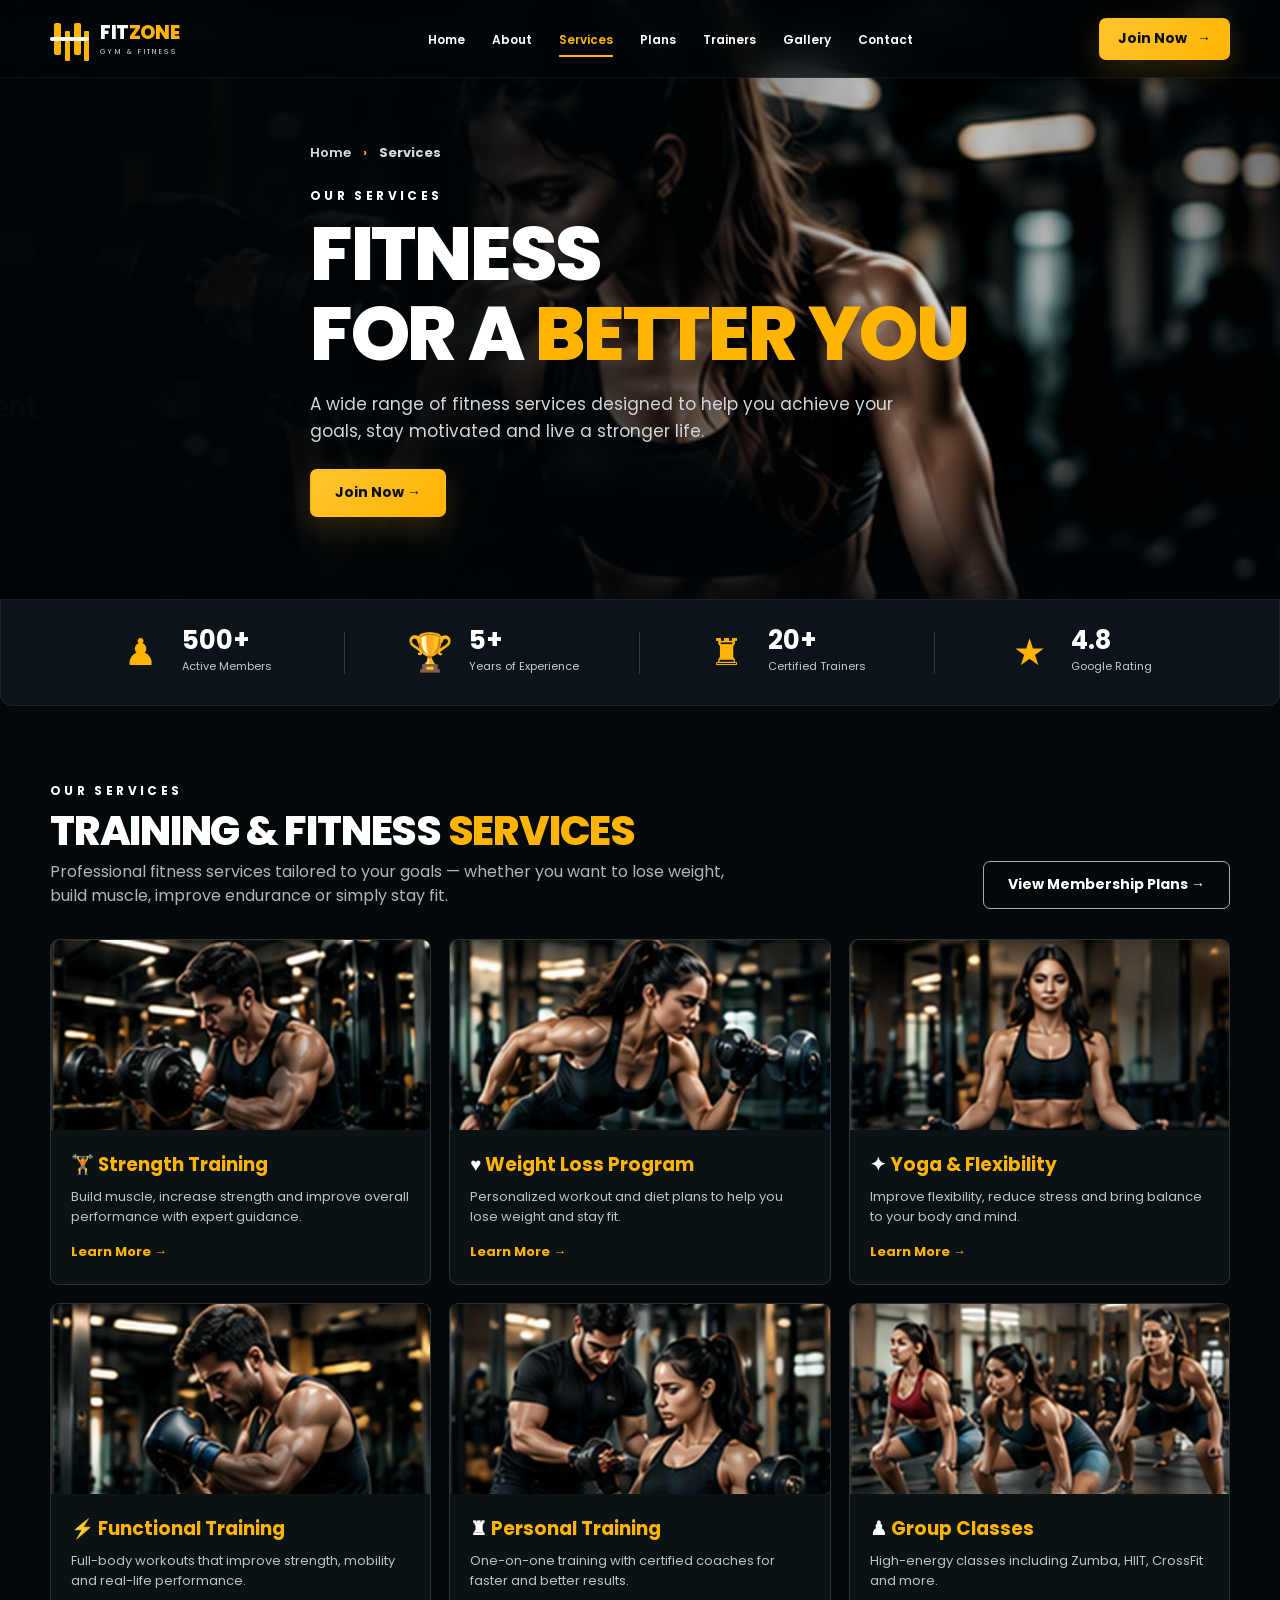
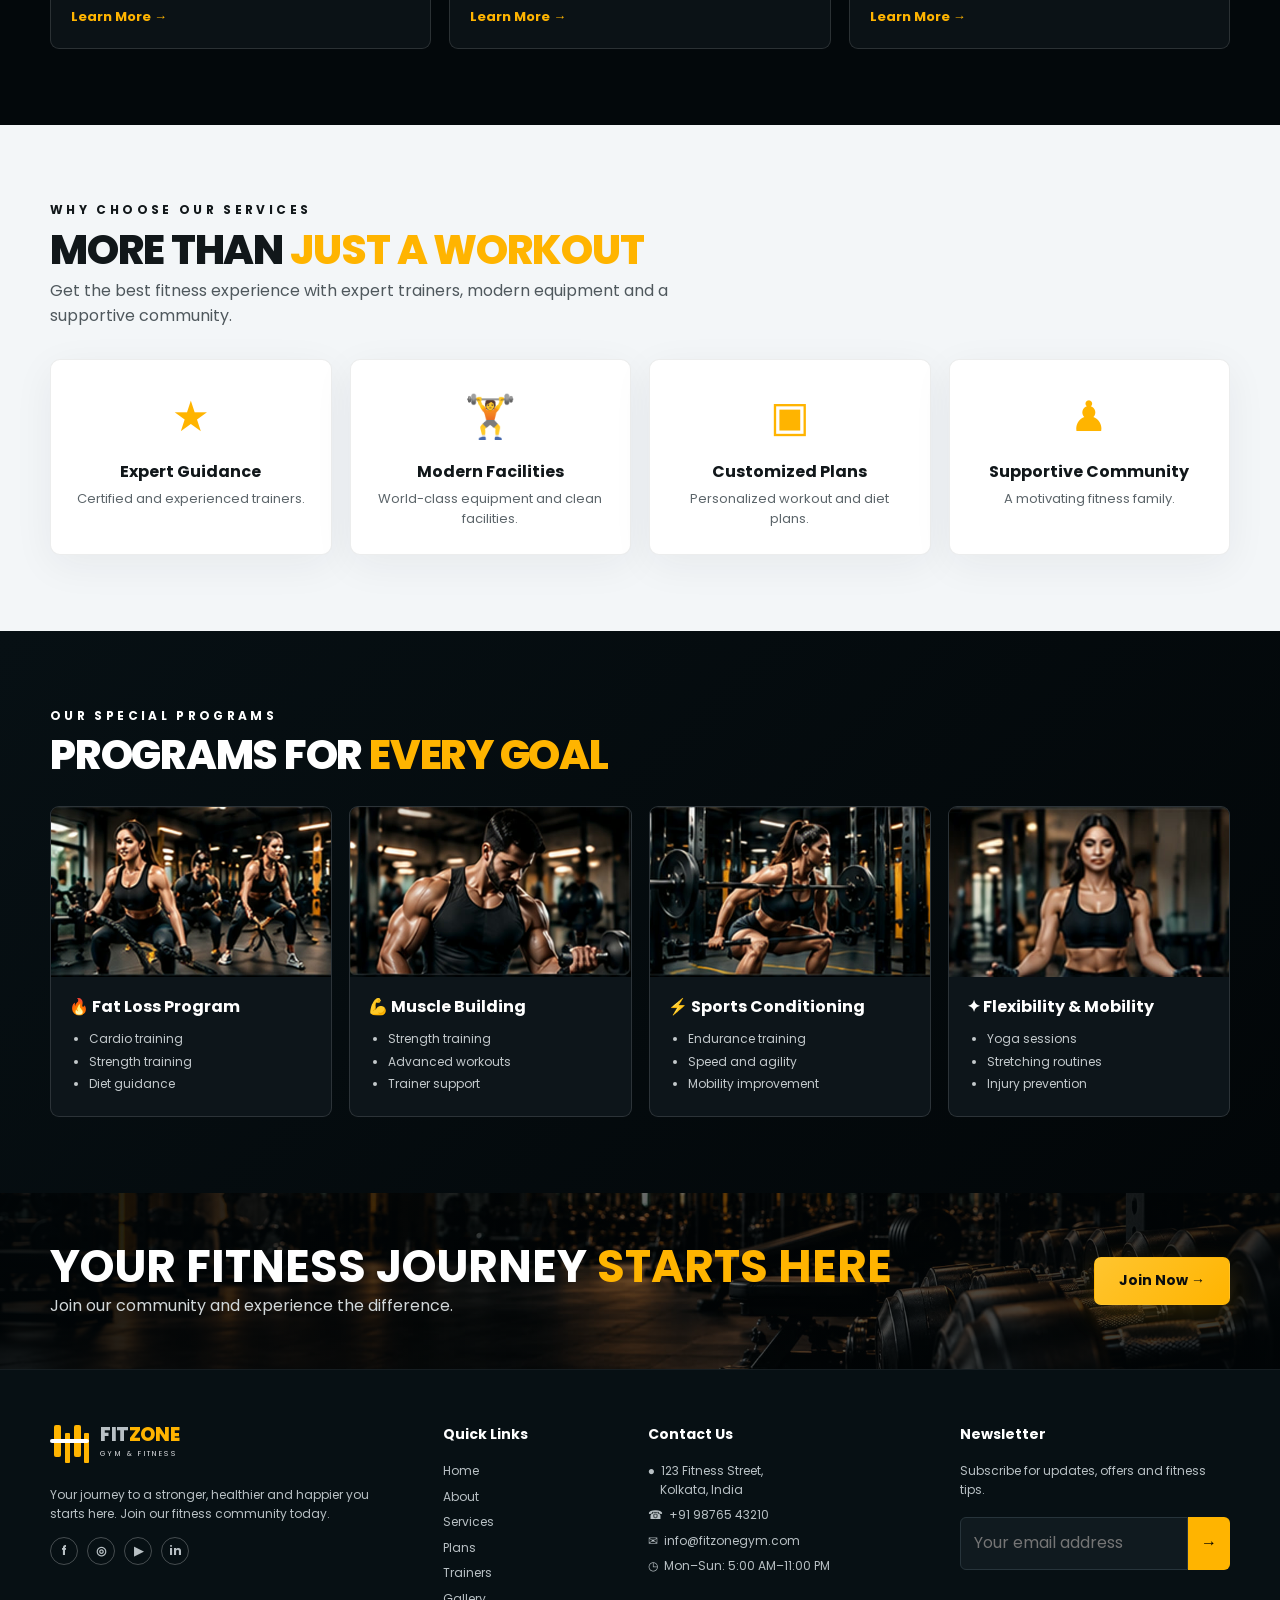
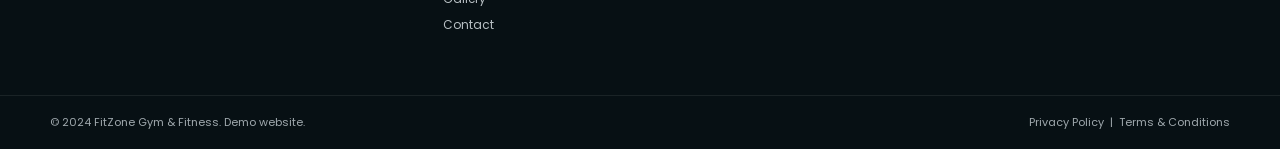
<file: services.html>
<!doctype html>
<html lang="en"><head><meta charset="utf-8"><meta name="viewport" content="width=device-width, initial-scale=1"><meta name="description" content="Explore FitZone training and fitness services."><title>Services | FitZone</title><link rel="stylesheet" href="assets/css/style.css"><script src="assets/js/site.js" defer></script></head>
<body data-page="services"><header id="site-header"></header><main>
  <section class="hero"><img class="hero-bg" src="assets/images/hero-female.jpg" alt="Woman strength training at FitZone"><div class="container hero-content"><div class="breadcrumb"><a href="index.html">Home</a><span>›</span><b>Services</b></div><span class="eyebrow">Our Services</span><h1 class="heading">Fitness<br>for a <span class="gold">Better You</span></h1><p class="lead">A wide range of fitness services designed to help you achieve your goals, stay motivated and live a stronger life.</p><a class="btn" href="contact.html">Join Now →</a></div></section>
  <div class="stats-bar"><div class="container stats-grid"><div class="stat"><span class="stat-icon">♟</span><div><strong>500+</strong><small>Active Members</small></div></div><div class="stat"><span class="stat-icon">🏆</span><div><strong>5+</strong><small>Years of Experience</small></div></div><div class="stat"><span class="stat-icon">♜</span><div><strong>20+</strong><small>Certified Trainers</small></div></div><div class="stat"><span class="stat-icon">★</span><div><strong>4.8</strong><small>Google Rating</small></div></div></div></div>
  <section class="section section-dark"><div class="container"><div class="section-head"><div><span class="eyebrow">Our Services</span><h2 class="heading small">Training & Fitness <span class="gold">Services</span></h2><p>Professional fitness services tailored to your goals — whether you want to lose weight, build muscle, improve endurance or simply stay fit.</p></div><a class="btn btn-outline" href="plans.html">View Membership Plans →</a></div><div class="service-grid">
    <article class="service-card"><img src="assets/images/service-strength.jpg" alt="Strength training"><div class="body"><h3>🏋 <span class="gold">Strength Training</span></h3><p>Build muscle, increase strength and improve overall performance with expert guidance.</p><a class="learn" href="contact.html">Learn More →</a></div></article>
    <article class="service-card"><img src="assets/images/service-weight-loss.jpg" alt="Weight loss workout"><div class="body"><h3>♥ <span class="gold">Weight Loss Program</span></h3><p>Personalized workout and diet plans to help you lose weight and stay fit.</p><a class="learn" href="contact.html">Learn More →</a></div></article>
    <article class="service-card"><img src="assets/images/service-yoga.jpg" alt="Yoga and flexibility"><div class="body"><h3>✦ <span class="gold">Yoga & Flexibility</span></h3><p>Improve flexibility, reduce stress and bring balance to your body and mind.</p><a class="learn" href="contact.html">Learn More →</a></div></article>
    <article class="service-card"><img src="assets/images/service-functional.jpg" alt="Functional training"><div class="body"><h3>⚡ <span class="gold">Functional Training</span></h3><p>Full-body workouts that improve strength, mobility and real-life performance.</p><a class="learn" href="contact.html">Learn More →</a></div></article>
    <article class="service-card"><img src="assets/images/service-personal.jpg" alt="Personal training"><div class="body"><h3>♜ <span class="gold">Personal Training</span></h3><p>One-on-one training with certified coaches for faster and better results.</p><a class="learn" href="contact.html">Learn More →</a></div></article>
    <article class="service-card"><img src="assets/images/service-group.jpg" alt="Group fitness class"><div class="body"><h3>♟ <span class="gold">Group Classes</span></h3><p>High-energy classes including Zumba, HIIT, CrossFit and more.</p><a class="learn" href="contact.html">Learn More →</a></div></article>
  </div></div></section>
  <section class="section section-light"><div class="container"><div class="section-head"><div><span class="eyebrow">Why Choose Our Services</span><h2 class="heading small">More Than <span class="gold">Just a Workout</span></h2><p>Get the best fitness experience with expert trainers, modern equipment and a supportive community.</p></div></div><div class="grid-4"><article class="feature-card"><div class="feature-icon">★</div><h3>Expert Guidance</h3><p>Certified and experienced trainers.</p></article><article class="feature-card"><div class="feature-icon">🏋</div><h3>Modern Facilities</h3><p>World-class equipment and clean facilities.</p></article><article class="feature-card"><div class="feature-icon">▣</div><h3>Customized Plans</h3><p>Personalized workout and diet plans.</p></article><article class="feature-card"><div class="feature-icon">♟</div><h3>Supportive Community</h3><p>A motivating fitness family.</p></article></div></div></section>
  <section class="section section-deep"><div class="container"><div class="section-head"><div><span class="eyebrow">Our Special Programs</span><h2 class="heading small">Programs for <span class="gold">Every Goal</span></h2></div></div><div class="program-grid"><article class="program"><img src="assets/images/gallery-04.jpg" alt="Fat loss program"><div class="body"><h3>🔥 Fat Loss Program</h3><ul><li>Cardio training</li><li>Strength training</li><li>Diet guidance</li></ul></div></article><article class="program"><img src="assets/images/gallery-02.jpg" alt="Muscle building"><div class="body"><h3>💪 Muscle Building</h3><ul><li>Strength training</li><li>Advanced workouts</li><li>Trainer support</li></ul></div></article><article class="program"><img src="assets/images/gallery-05.jpg" alt="Sports conditioning"><div class="body"><h3>⚡ Sports Conditioning</h3><ul><li>Endurance training</li><li>Speed and agility</li><li>Mobility improvement</li></ul></div></article><article class="program"><img src="assets/images/service-yoga.jpg" alt="Flexibility and mobility"><div class="body"><h3>✦ Flexibility & Mobility</h3><ul><li>Yoga sessions</li><li>Stretching routines</li><li>Injury prevention</li></ul></div></article></div></div></section>
  <section class="cta-band"><div class="container cta-inner"><div><h2>Your Fitness Journey <span class="gold">Starts Here</span></h2><p>Join our community and experience the difference.</p></div><a class="btn" href="contact.html">Join Now →</a></div></section>
</main><footer id="site-footer"></footer></body></html>
</file>
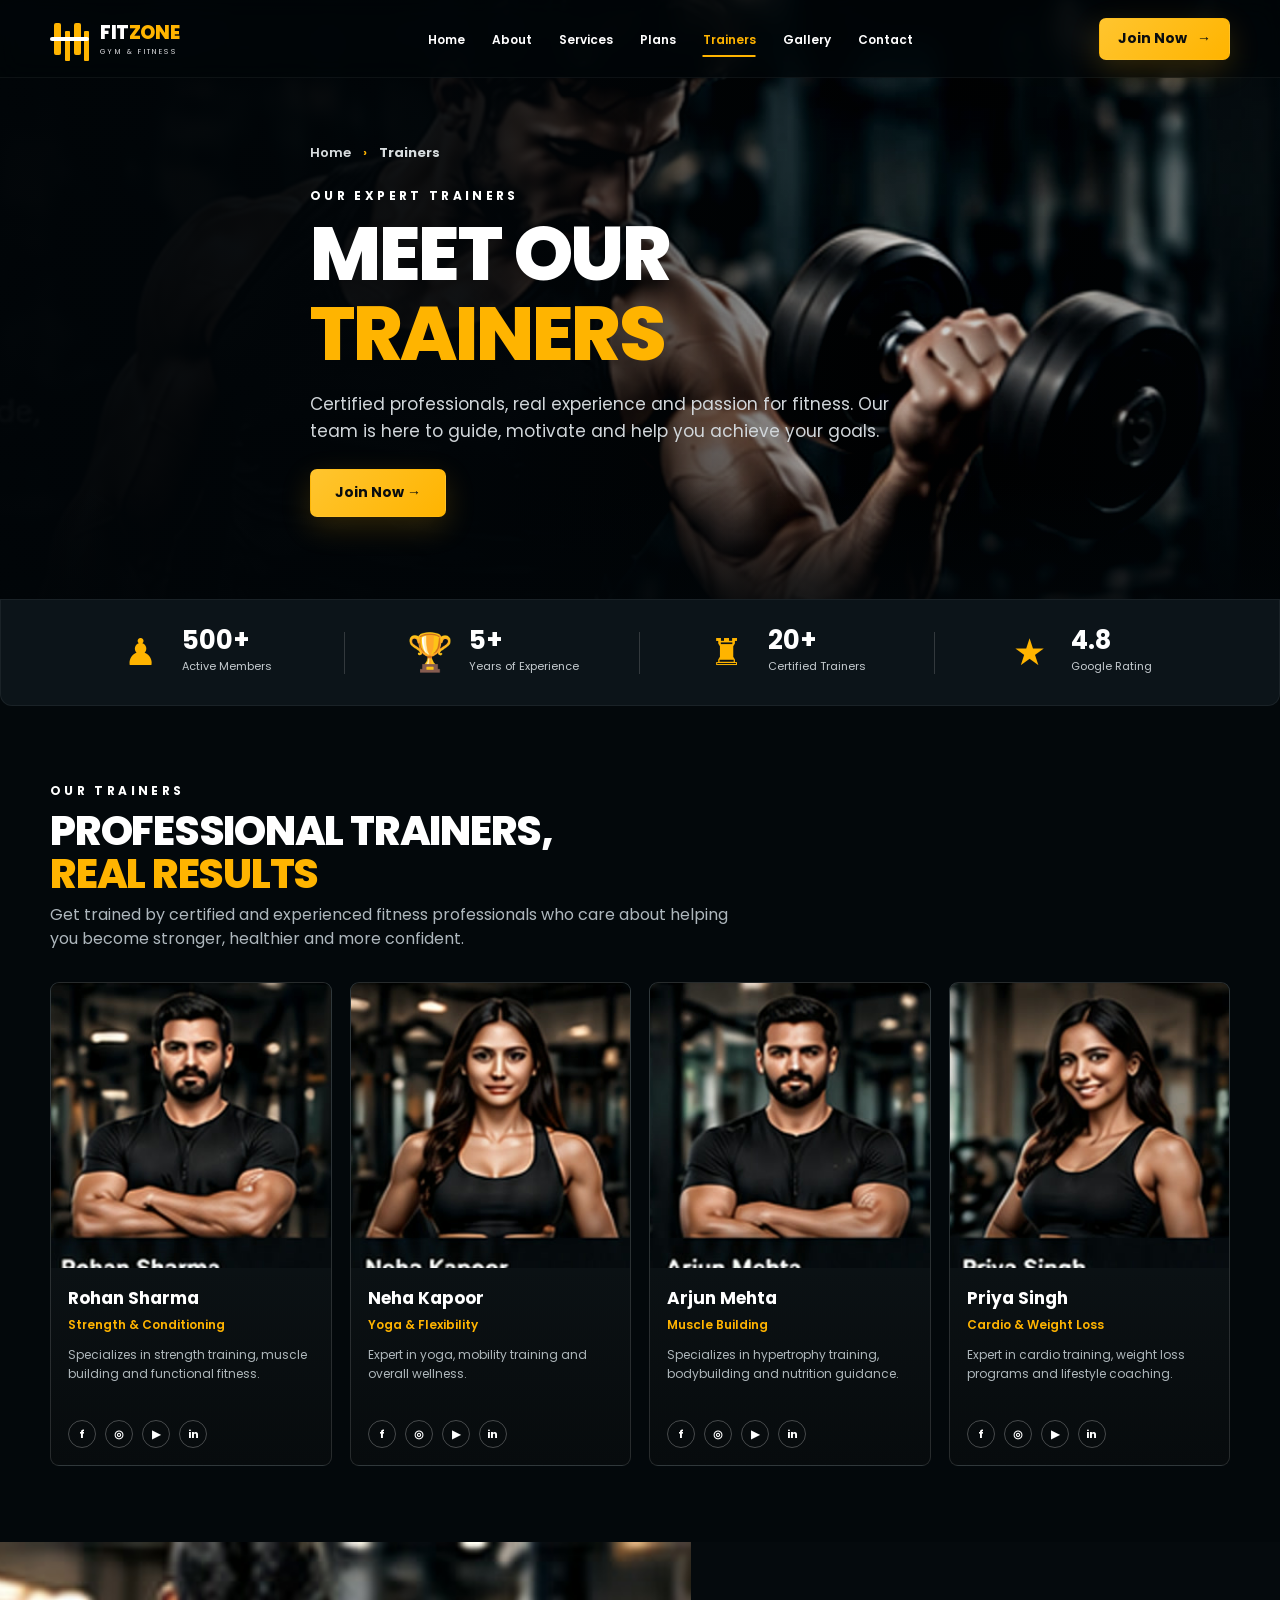
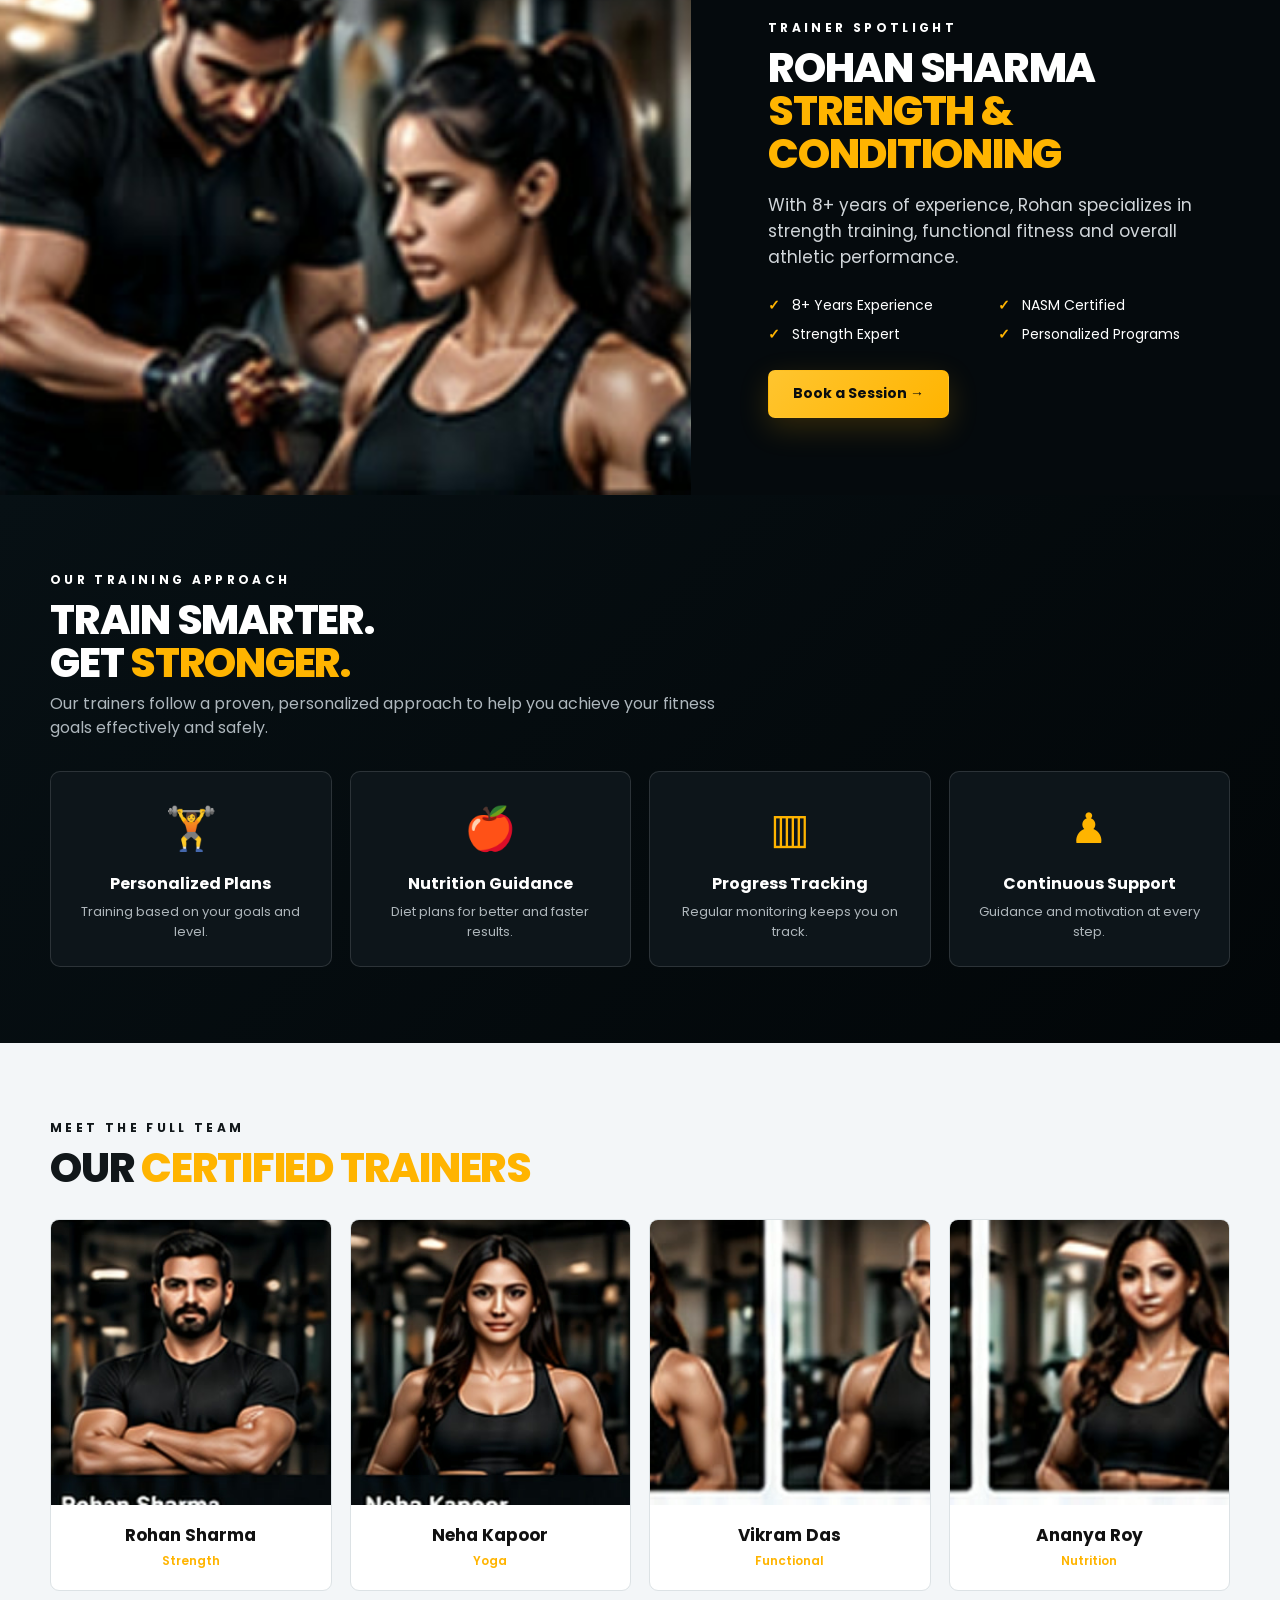
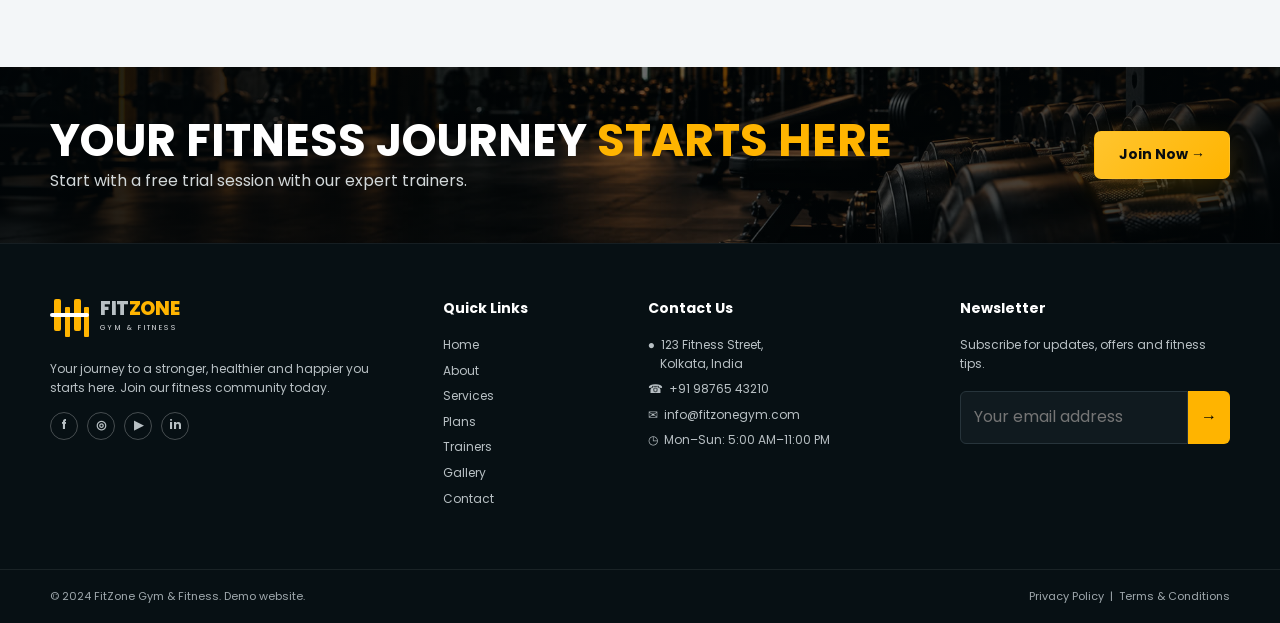
<file: trainers.html>
<!doctype html>
<html lang="en"><head><meta charset="utf-8"><meta name="viewport" content="width=device-width, initial-scale=1"><meta name="description" content="Meet the FitZone professional trainers."><title>Trainers | FitZone</title><link rel="stylesheet" href="assets/css/style.css"><script src="assets/js/site.js" defer></script></head>
<body data-page="trainers"><header id="site-header"></header><main>
  <section class="hero"><img class="hero-bg" src="assets/images/hero-male.jpg" alt="Professional FitZone trainer"><div class="container hero-content"><div class="breadcrumb"><a href="index.html">Home</a><span>›</span><b>Trainers</b></div><span class="eyebrow">Our Expert Trainers</span><h1 class="heading">Meet Our<br><span class="gold">Trainers</span></h1><p class="lead">Certified professionals, real experience and passion for fitness. Our team is here to guide, motivate and help you achieve your goals.</p><a class="btn" href="contact.html">Join Now →</a></div></section>
  <div class="stats-bar"><div class="container stats-grid"><div class="stat"><span class="stat-icon">♟</span><div><strong>500+</strong><small>Active Members</small></div></div><div class="stat"><span class="stat-icon">🏆</span><div><strong>5+</strong><small>Years of Experience</small></div></div><div class="stat"><span class="stat-icon">♜</span><div><strong>20+</strong><small>Certified Trainers</small></div></div><div class="stat"><span class="stat-icon">★</span><div><strong>4.8</strong><small>Google Rating</small></div></div></div></div>
  <section class="section section-dark"><div class="container"><div class="section-head"><div><span class="eyebrow">Our Trainers</span><h2 class="heading small">Professional Trainers,<br><span class="gold">Real Results</span></h2><p>Get trained by certified and experienced fitness professionals who care about helping you become stronger, healthier and more confident.</p></div></div><div class="trainer-grid">
    <article class="trainer-card"><img src="assets/images/trainer-rohan.jpg" alt="Rohan Sharma"><div class="trainer-info"><h3>Rohan Sharma</h3><span class="trainer-role">Strength & Conditioning</span><p>Specializes in strength training, muscle building and functional fitness.</p><div class="socials"><a href="#">f</a><a href="#">◎</a><a href="#">▶</a><a href="#">in</a></div></div></article>
    <article class="trainer-card"><img src="assets/images/trainer-neha.jpg" alt="Neha Kapoor"><div class="trainer-info"><h3>Neha Kapoor</h3><span class="trainer-role">Yoga & Flexibility</span><p>Expert in yoga, mobility training and overall wellness.</p><div class="socials"><a href="#">f</a><a href="#">◎</a><a href="#">▶</a><a href="#">in</a></div></div></article>
    <article class="trainer-card"><img src="assets/images/trainer-arjun.jpg" alt="Arjun Mehta"><div class="trainer-info"><h3>Arjun Mehta</h3><span class="trainer-role">Muscle Building</span><p>Specializes in hypertrophy training, bodybuilding and nutrition guidance.</p><div class="socials"><a href="#">f</a><a href="#">◎</a><a href="#">▶</a><a href="#">in</a></div></div></article>
    <article class="trainer-card"><img src="assets/images/trainer-priya.jpg" alt="Priya Singh"><div class="trainer-info"><h3>Priya Singh</h3><span class="trainer-role">Cardio & Weight Loss</span><p>Expert in cardio training, weight loss programs and lifestyle coaching.</p><div class="socials"><a href="#">f</a><a href="#">◎</a><a href="#">▶</a><a href="#">in</a></div></div></article>
  </div></div></section>
  <section class="spotlight"><img src="assets/images/service-personal.jpg" alt="Personal training session"><div class="spotlight-copy"><div><span class="eyebrow">Trainer Spotlight</span><h2 class="heading small">Rohan Sharma<br><span class="gold">Strength & Conditioning</span></h2><p class="lead">With 8+ years of experience, Rohan specializes in strength training, functional fitness and overall athletic performance.</p><div class="check-grid"><span class="check">8+ Years Experience</span><span class="check">NASM Certified</span><span class="check">Strength Expert</span><span class="check">Personalized Programs</span></div><a class="btn" href="contact.html">Book a Session →</a></div></div></section>
  <section class="section section-deep"><div class="container"><div class="section-head"><div><span class="eyebrow">Our Training Approach</span><h2 class="heading small">Train Smarter.<br>Get <span class="gold">Stronger.</span></h2><p>Our trainers follow a proven, personalized approach to help you achieve your fitness goals effectively and safely.</p></div></div><div class="grid-4"><article class="feature-card dark"><div class="feature-icon">🏋</div><h3>Personalized Plans</h3><p>Training based on your goals and level.</p></article><article class="feature-card dark"><div class="feature-icon">🍎</div><h3>Nutrition Guidance</h3><p>Diet plans for better and faster results.</p></article><article class="feature-card dark"><div class="feature-icon">▥</div><h3>Progress Tracking</h3><p>Regular monitoring keeps you on track.</p></article><article class="feature-card dark"><div class="feature-icon">♟</div><h3>Continuous Support</h3><p>Guidance and motivation at every step.</p></article></div></div></section>
  <section class="section section-light"><div class="container"><div class="section-head"><div><span class="eyebrow">Meet the Full Team</span><h2 class="heading small">Our <span class="gold">Certified Trainers</span></h2></div></div><div class="trainer-grid"><article class="trainer-card light"><img src="assets/images/trainer-rohan.jpg" alt="Rohan Sharma"><div class="trainer-info"><h3>Rohan Sharma</h3><span class="trainer-role">Strength</span></div></article><article class="trainer-card light"><img src="assets/images/trainer-neha.jpg" alt="Neha Kapoor"><div class="trainer-info"><h3>Neha Kapoor</h3><span class="trainer-role">Yoga</span></div></article><article class="trainer-card light"><img src="assets/images/trainer-vikram.jpg" alt="Vikram Das"><div class="trainer-info"><h3>Vikram Das</h3><span class="trainer-role">Functional</span></div></article><article class="trainer-card light"><img src="assets/images/trainer-ananya.jpg" alt="Ananya Roy"><div class="trainer-info"><h3>Ananya Roy</h3><span class="trainer-role">Nutrition</span></div></article></div></div></section>
  <section class="cta-band"><div class="container cta-inner"><div><h2>Your Fitness Journey <span class="gold">Starts Here</span></h2><p>Start with a free trial session with our expert trainers.</p></div><a class="btn" href="contact.html">Join Now →</a></div></section>
</main><footer id="site-footer"></footer></body></html>
</file>
<file: assets/css/style.css>
@import url('https://fonts.googleapis.com/css2?family=Poppins:wght@400;500;600;700;800;900&display=swap');

:root {
  --ink: #03080b;
  --ink-2: #071014;
  --panel: #0d151a;
  --panel-2: #111b20;
  --line: rgba(255,255,255,.13);
  --muted: #aeb6bb;
  --paper: #f3f6f8;
  --white: #fff;
  --gold: #ffb400;
  --gold-2: #ffc52f;
  --shadow: 0 18px 50px rgba(0,0,0,.25);
  --radius: 10px;
}

* { box-sizing: border-box; }
html { scroll-behavior: smooth; }
body {
  margin: 0;
  color: var(--white);
  background: var(--ink);
  font-family: 'Poppins', Arial, sans-serif;
  line-height: 1.55;
  -webkit-font-smoothing: antialiased;
}
body.menu-open { overflow: hidden; }
img { display: block; width: 100%; }
a { color: inherit; text-decoration: none; }
button, input, select, textarea { font: inherit; }
button, a { -webkit-tap-highlight-color: transparent; }
.container { width: min(1180px, calc(100% - 44px)); margin-inline: auto; }
.section { padding: 76px 0; }
.section-dark { background: var(--ink); }
.section-deep { background: linear-gradient(135deg, #071014, #020608); }
.section-light { background: var(--paper); color: #11171a; }
.section-head { display: flex; align-items: end; justify-content: space-between; gap: 28px; margin-bottom: 30px; }
.section-head p { max-width: 700px; margin: 8px 0 0; color: #aeb7bd; }
.section-light .section-head p { color: #4f585d; }
.eyebrow { display: block; margin-bottom: 8px; font-size: 12px; font-weight: 700; letter-spacing: .28em; text-transform: uppercase; }
.heading { margin: 0; font-size: clamp(31px, 4vw, 52px); line-height: 1.05; font-weight: 800; text-transform: uppercase; letter-spacing: -.03em; }
.heading.small { font-size: clamp(28px, 3.2vw, 42px); }
.gold { color: var(--gold); }
.lead { color: #d1d6da; font-size: 17px; }
.section-light .lead { color: #4b5358; }
.muted { color: var(--muted); }

.btn {
  display: inline-flex; align-items: center; justify-content: center; gap: 10px;
  min-height: 48px; padding: 12px 24px; border: 1px solid transparent; border-radius: 7px;
  color: #0a0d0f; background: linear-gradient(135deg, var(--gold-2), var(--gold));
  box-shadow: 0 10px 30px rgba(255,180,0,.18); font-size: 14px; font-weight: 700; cursor: pointer;
  transition: transform .2s ease, box-shadow .2s ease, background .2s ease;
}
.btn:hover { transform: translateY(-2px); box-shadow: 0 14px 34px rgba(255,180,0,.25); }
.btn-outline { color: var(--white); background: transparent; border-color: rgba(255,255,255,.65); box-shadow: none; }
.section-light .btn-outline { color: #12171a; border-color: #32393d; }
.btn-outline:hover { background: rgba(255,255,255,.08); box-shadow: none; }
.btn-dark { color: #fff; background: #020608; border-color: #020608; box-shadow: none; }

/* Header */
.site-header { position: absolute; z-index: 30; inset: 0 0 auto; height: 78px; background: rgba(1,6,8,.76); border-bottom: 1px solid rgba(255,255,255,.05); backdrop-filter: blur(12px); }
.nav-wrap { height: 100%; display: grid; grid-template-columns: 210px 1fr 150px; align-items: center; gap: 20px; }
.brand { display: inline-flex; align-items: center; gap: 11px; width: max-content; }
.brand-mark { position: relative; width: 39px; height: 34px; }
.brand-mark::before, .brand-mark::after { content: ''; position: absolute; inset-block: 1px; width: 7px; border-radius: 2px; background: var(--gold); }
.brand-mark::before { left: 4px; box-shadow: 10px 7px 0 -1px var(--gold), 20px 0 0 var(--gold), 29px 7px 0 -1px var(--gold); }
.brand-mark::after { top: 15px; left: 0; width: 39px; height: 4px; background: #fff; }
.brand-copy { line-height: 1; }
.brand-copy strong { display: block; font-size: 19px; font-weight: 800; letter-spacing: -.02em; }
.brand-copy strong span { color: var(--gold); }
.brand-copy small { display: block; margin-top: 6px; font-size: 7px; letter-spacing: .34em; color: #d8dadd; }
.main-nav { display: flex; justify-content: center; align-items: center; gap: 27px; }
.main-nav a { position: relative; padding: 28px 0 24px; font-size: 12px; font-weight: 600; }
.main-nav a::after { content: ''; position: absolute; left: 50%; bottom: 17px; width: 0; height: 2px; background: var(--gold); transform: translateX(-50%); transition: width .2s ease; }
.main-nav a:hover, .main-nav a.active { color: var(--gold); }
.main-nav a:hover::after, .main-nav a.active::after { width: 100%; }
.header-cta { justify-self: end; min-height: 42px; padding: 9px 18px; }
.menu-toggle { display: none; justify-self: end; width: 44px; height: 42px; border: 1px solid var(--line); border-radius: 6px; color: #fff; background: #0b1216; font-size: 20px; }

/* Heroes */
.hero { position: relative; min-height: 600px; overflow: hidden; display: flex; align-items: center; padding: 120px 0 60px; background: #050b0e; }
.hero::before { content: ''; position: absolute; inset: 0; background: linear-gradient(90deg, rgba(1,5,8,.98) 0%, rgba(1,5,8,.93) 37%, rgba(1,5,8,.18) 72%, rgba(1,5,8,.55) 100%); z-index: 1; }
.hero::after { content: ''; position: absolute; inset: auto 0 0; height: 120px; background: linear-gradient(transparent, rgba(1,5,8,.78)); z-index: 1; }
.hero-bg { position: absolute; inset: 0; width: 100%; height: 100%; object-fit: cover; object-position: 69% center; filter: saturate(.82) contrast(1.08); transform: scale(1.02); }
.hero-content { position: relative; z-index: 2; width: min(660px, 57%); }
.hero .heading { font-size: clamp(44px, 6vw, 76px); }
.hero .lead { max-width: 620px; margin: 18px 0 25px; }
.hero-actions { display: flex; gap: 14px; flex-wrap: wrap; }
.breadcrumb { display: flex; gap: 12px; margin-bottom: 24px; font-size: 13px; font-weight: 600; color: #d8dddf; }
.breadcrumb span { color: var(--gold); }
.home-hero { min-height: 675px; }
.home-hero .hero-content { width: min(660px, 56%); }
.hero-note { position: absolute; right: 5%; top: 32%; z-index: 2; width: 130px; color: #fff; font-size: 26px; font-family: Georgia, serif; font-style: italic; line-height: 1.15; transform: rotate(-8deg); }

.stats-bar { position: relative; z-index: 3; margin-top: -1px; background: rgba(13,21,26,.98); border: 1px solid rgba(255,255,255,.06); border-radius: 0 0 12px 12px; }
.stats-grid { display: grid; grid-template-columns: repeat(4, 1fr); }
.stat { display: flex; align-items: center; justify-content: center; gap: 16px; min-height: 105px; position: relative; }
.stat:not(:last-child)::after { content: ''; position: absolute; right: 0; width: 1px; height: 42px; background: rgba(255,255,255,.16); }
.stat-icon { min-width: 42px; color: var(--gold); font-size: 37px; line-height: 1; }
.stat strong { display: block; font-size: 26px; line-height: 1; }
.stat small { color: #c6ccd0; font-size: 11px; }

/* Cards and general layouts */
.grid-4 { display: grid; grid-template-columns: repeat(4, 1fr); gap: 18px; }
.grid-3 { display: grid; grid-template-columns: repeat(3, 1fr); gap: 20px; }
.grid-2 { display: grid; grid-template-columns: repeat(2, 1fr); gap: 28px; }
.feature-card { min-height: 190px; padding: 24px; border-radius: var(--radius); border: 1px solid rgba(19,29,34,.08); background: #fff; box-shadow: 0 10px 40px rgba(29,41,48,.06); text-align: center; }
.feature-card.dark { background: var(--panel); border-color: var(--line); color: #fff; box-shadow: none; }
.feature-icon { display: grid; place-items: center; width: 62px; height: 62px; margin: 0 auto 14px; color: var(--gold); font-size: 42px; }
.feature-card h3 { margin: 0 0 5px; font-size: 16px; }
.feature-card p { margin: 0; color: #5c656a; font-size: 13px; }
.feature-card.dark p { color: var(--muted); }

.image-card { overflow: hidden; border-radius: var(--radius); border: 1px solid var(--line); background: var(--panel); }
.image-card > img { height: 210px; object-fit: cover; transition: transform .45s ease; }
.image-card:hover > img { transform: scale(1.045); }
.image-card-body { padding: 20px; }
.image-card h3 { margin: 0 0 5px; font-size: 18px; }
.image-card p { margin: 0; color: #b7c0c5; font-size: 13px; }
.learn { display: inline-flex; gap: 9px; margin-top: 15px; color: var(--gold); font-size: 13px; font-weight: 700; }

.split { display: grid; grid-template-columns: 1fr 1fr; align-items: stretch; }
.split-media { min-height: 480px; object-fit: cover; }
.split-copy { display: flex; align-items: center; padding: clamp(38px, 6vw, 90px); background: linear-gradient(135deg, #0b1418, #010405); }
.check-grid { display: grid; grid-template-columns: 1fr 1fr; gap: 8px 24px; margin: 24px 0; }
.check { position: relative; padding-left: 24px; font-size: 14px; }
.check::before { content: '✓'; position: absolute; left: 0; color: var(--gold); font-weight: 800; }

/* Plans */
.plans { display: grid; grid-template-columns: repeat(3, 1fr); gap: 22px; align-items: stretch; }
.plan { position: relative; padding: 28px 27px; border: 1px solid var(--line); border-radius: var(--radius); background: linear-gradient(145deg, #10191e, #080d10); }
.plan.popular { border: 2px solid var(--gold); transform: translateY(-8px); }
.badge { position: absolute; right: 18px; top: -13px; padding: 5px 13px; border-radius: 99px; background: var(--gold); color: #101316; font-size: 10px; font-weight: 800; letter-spacing: .08em; }
.plan h3 { margin: 0 0 5px; font-size: 22px; }
.price { font-size: 40px; font-weight: 800; line-height: 1.1; }
.price small { color: #b8c0c4; font-size: 12px; font-weight: 500; }
.plan ul { list-style: none; padding: 0; margin: 22px 0 26px; }
.plan li { padding: 6px 0 6px 23px; position: relative; color: #dce0e2; font-size: 13px; }
.plan li::before { content: '✓'; position: absolute; left: 0; color: var(--gold); font-weight: 800; }
.plan .btn { width: 100%; }

/* Trainer cards */
.trainer-grid { display: grid; grid-template-columns: repeat(4, 1fr); gap: 18px; }
.trainer-card { overflow: hidden; border: 1px solid var(--line); border-radius: 9px; background: linear-gradient(#111a1e, #070b0d); }
.trainer-card img { height: 285px; object-fit: cover; object-position: top; }
.trainer-info { padding: 17px; }
.trainer-info h3 { margin: 0; font-size: 17px; }
.trainer-role { color: var(--gold); font-size: 12px; font-weight: 600; }
.trainer-info p { min-height: 60px; margin: 10px 0; color: #aeb7bb; font-size: 12px; }
.socials { display: flex; gap: 9px; margin-top: 14px; }
.socials a { display: grid; place-items: center; width: 28px; height: 28px; border-radius: 50%; border: 1px solid rgba(255,255,255,.25); color: #fff; font-size: 11px; font-weight: 700; }
.trainer-card.light { background: #fff; border-color: #dce2e5; color: #111; }
.trainer-card.light .trainer-info { text-align: center; }
.trainer-card.light .socials { justify-content: center; }
.trainer-card.light .socials a { border-color: #d1d7da; color: #111; }

/* Gallery */
.filters { display: flex; flex-wrap: wrap; gap: 9px; margin-bottom: 24px; }
.filter-btn { padding: 10px 20px; border: 1px solid rgba(255,255,255,.28); border-radius: 99px; color: #fff; background: transparent; font-size: 12px; font-weight: 600; cursor: pointer; }
.filter-btn.active, .filter-btn:hover { color: #111; background: var(--gold); border-color: var(--gold); }
.gallery-grid { display: grid; grid-template-columns: repeat(3, 1fr); gap: 14px; }
.gallery-item { overflow: hidden; min-height: 230px; border: 1px solid var(--line); border-radius: 9px; background: var(--panel); }
.gallery-item img { height: 100%; min-height: 230px; object-fit: cover; transition: transform .4s ease, filter .4s ease; }
.gallery-item:hover img { transform: scale(1.055); filter: brightness(1.08); }
.gallery-item.hidden { display: none; }

/* Story, testimonials and CTA */
.story-layout { display: grid; grid-template-columns: .95fr 1.15fr; gap: 70px; align-items: center; }
.story-media { position: relative; }
.story-media img { height: 480px; object-fit: cover; border-radius: 10px; box-shadow: var(--shadow); }
.story-media::after { content: ''; position: absolute; width: 42%; height: 58%; right: -25px; bottom: -25px; border: 5px solid var(--gold); border-radius: 9px; z-index: -1; }
.review-grid { display: grid; grid-template-columns: repeat(3, 1fr); gap: 18px; }
.review { padding: 22px; border-radius: 9px; background: #fff; border: 1px solid #dfe4e7; color: #202629; }
.review-head { display: flex; align-items: center; gap: 12px; }
.avatar { display: grid; place-items: center; width: 44px; height: 44px; border-radius: 50%; background: #111b20; color: var(--gold); font-weight: 800; }
.stars { color: var(--gold); letter-spacing: 2px; }
.review p { margin: 14px 0 0; font-size: 13px; color: #4e585d; }
.cta-band { position: relative; overflow: hidden; padding: 50px 0; background: #05090b url('../images/cta-gym.jpg') center/cover no-repeat; }
.cta-band::before { content: ''; position: absolute; inset: 0; background: linear-gradient(90deg, rgba(1,5,7,.92), rgba(1,5,7,.58), rgba(1,5,7,.83)); }
.cta-inner { position: relative; display: flex; align-items: center; justify-content: space-between; gap: 24px; }
.cta-inner h2 { margin: 0 0 4px; font-size: clamp(27px, 4vw, 45px); text-transform: uppercase; line-height: 1.06; }
.cta-inner p { margin: 0; color: #d2d8da; }

/* Contact */
.contact-strip { position: relative; z-index: 4; margin-top: -1px; padding: 24px 0; border-radius: 0 0 12px 12px; background: #10191e; }
.contact-methods { display: grid; grid-template-columns: repeat(4, 1fr); }
.contact-method { display: flex; gap: 14px; padding: 8px 26px; }
.contact-method:not(:last-child) { border-right: 1px solid var(--line); }
.contact-method .ico { color: var(--gold); font-size: 32px; }
.contact-method strong { display: block; }
.contact-method span { color: #b9c1c5; font-size: 12px; }
.contact-layout { display: grid; grid-template-columns: 1fr 1fr; gap: 34px; align-items: start; }
.form-grid { display: grid; grid-template-columns: 1fr 1fr; gap: 14px; }
.field { width: 100%; padding: 15px 16px; border: 1px solid #334047; border-radius: 7px; color: #fff; background: #111a1f; outline: none; }
.field:focus { border-color: var(--gold); box-shadow: 0 0 0 3px rgba(255,180,0,.12); }
textarea.field { grid-column: 1 / -1; min-height: 140px; resize: vertical; }
.form-message { display: none; margin: 14px 0 0; color: var(--gold); font-weight: 600; }
.map-card { min-height: 430px; padding: 35px; border-radius: 10px; border: 1px solid var(--line); background: linear-gradient(135deg, rgba(5,11,14,.22), rgba(5,11,14,.92)), url('../images/gallery-03.jpg') center/cover; display: flex; align-items: end; }
.map-panel { width: min(380px, 100%); padding: 25px; border-radius: 8px; background: rgba(3,8,11,.92); border: 1px solid var(--line); box-shadow: var(--shadow); }
.map-panel h3 { margin: 0 0 10px; }
.map-panel p { margin: 7px 0; color: #d0d5d7; font-size: 13px; }
.faq-grid { display: grid; grid-template-columns: 1fr 1fr; gap: 12px 18px; }
.faq { border: 1px solid #d5dcdf; border-radius: 7px; background: #fff; overflow: hidden; }
.faq button { width: 100%; padding: 15px 18px; border: 0; background: #fff; color: #171d20; text-align: left; font-weight: 600; cursor: pointer; display: flex; justify-content: space-between; gap: 18px; }
.faq button::after { content: '+'; font-size: 18px; }
.faq.open button::after { content: '−'; }
.faq p { display: none; margin: 0; padding: 0 18px 16px; color: #5c6569; font-size: 13px; }
.faq.open p { display: block; }

/* Footer */
.footer { background: #071014; border-top: 1px solid rgba(255,255,255,.06); }
.footer-main { display: grid; grid-template-columns: 1.25fr .55fr .95fr 1fr; gap: 56px; padding: 54px 0; }
.footer h4 { margin: 0 0 16px; font-size: 14px; }
.footer p, .footer li, .footer a { color: #b8c0c4; font-size: 12px; }
.footer ul { list-style: none; margin: 0; padding: 0; }
.footer li { margin: 7px 0; }
.footer a:hover { color: var(--gold); }
.footer .brand { margin-bottom: 16px; }
.newsletter { display: flex; margin-top: 18px; }
.newsletter input { min-width: 0; width: 100%; padding: 13px; border: 1px solid #27343b; border-radius: 6px 0 0 6px; color: #fff; background: #101a1f; outline: none; }
.newsletter button { width: 48px; border: 0; border-radius: 0 6px 6px 0; background: var(--gold); font-weight: 800; cursor: pointer; }
.footer-bottom { padding: 18px 0; border-top: 1px solid rgba(255,255,255,.08); color: #9fa8ad; font-size: 11px; }
.footer-bottom .container { display: flex; justify-content: space-between; gap: 20px; }

/* Utility presentation sections */
.mini-gallery { display: grid; grid-template-columns: repeat(4, 1fr); gap: 12px; }
.mini-gallery img { height: 190px; object-fit: cover; border-radius: 8px; }
.service-grid { display: grid; grid-template-columns: repeat(3, 1fr); gap: 18px; }
.service-card { overflow: hidden; border: 1px solid var(--line); border-radius: 9px; background: #0b1216; }
.service-card img { height: 190px; object-fit: cover; }
.service-card .body { padding: 20px; }
.service-card h3 { margin: 0 0 8px; }
.service-card p { margin: 0; color: #bcc4c8; font-size: 13px; }
.spotlight { display: grid; grid-template-columns: 1.08fr .92fr; min-height: 520px; }
.spotlight img { height: 100%; object-fit: cover; }
.spotlight-copy { display: flex; align-items: center; padding: clamp(38px, 6vw, 85px); background: #050a0d; }
.value-grid { display: grid; grid-template-columns: repeat(2, 1fr); gap: 18px; margin-top: 24px; }
.value { display: flex; gap: 12px; }
.value b { color: var(--gold); font-size: 24px; }
.value strong { display: block; font-size: 14px; }
.value span { color: #aeb7bb; font-size: 12px; }
.program-grid { display: grid; grid-template-columns: repeat(4, 1fr); gap: 17px; }
.program { overflow: hidden; border: 1px solid var(--line); border-radius: 9px; background: var(--panel); }
.program img { height: 170px; object-fit: cover; }
.program .body { padding: 18px; }
.program h3 { margin: 0 0 10px; font-size: 16px; }
.program ul { margin: 0; padding-left: 20px; color: #c3c9cc; font-size: 12px; }
.program li { margin: 4px 0; }
.notice { padding: 14px 18px; border-left: 3px solid var(--gold); background: rgba(255,180,0,.08); color: #d7dcde; font-size: 13px; }

@media (max-width: 980px) {
  .nav-wrap { grid-template-columns: 1fr auto; }
  .main-nav { position: fixed; inset: 78px 0 auto; display: none; padding: 18px 22px 28px; flex-direction: column; gap: 0; background: rgba(3,8,11,.98); border-bottom: 1px solid var(--line); }
  body.menu-open .main-nav { display: flex; }
  .main-nav a { width: 100%; padding: 13px 0; text-align: center; }
  .main-nav a::after { bottom: 6px; }
  .header-cta { display: none; }
  .menu-toggle { display: block; }
  .hero-content, .home-hero .hero-content { width: min(670px, 72%); }
  .hero::before { background: linear-gradient(90deg, rgba(1,5,8,.98) 0%, rgba(1,5,8,.89) 48%, rgba(1,5,8,.36) 100%); }
  .grid-4, .trainer-grid, .program-grid { grid-template-columns: repeat(2, 1fr); }
  .grid-3, .service-grid { grid-template-columns: repeat(2, 1fr); }
  .plans { grid-template-columns: 1fr; max-width: 620px; margin-inline: auto; }
  .plan.popular { transform: none; }
  .story-layout { gap: 40px; }
  .footer-main { grid-template-columns: 1fr 1fr; }
  .gallery-grid { grid-template-columns: repeat(2, 1fr); }
  .contact-methods { grid-template-columns: 1fr 1fr; }
  .contact-method:nth-child(2) { border-right: none; }
  .contact-method { padding-block: 14px; }
  .contact-layout { grid-template-columns: 1fr; }
}

@media (max-width: 680px) {
  .container { width: min(100% - 30px, 1180px); }
  .section { padding: 56px 0; }
  .section-head { align-items: start; flex-direction: column; gap: 16px; }
  .hero { min-height: 610px; padding-top: 112px; align-items: end; }
  .hero-bg { object-position: 66% center; }
  .hero::before { background: linear-gradient(0deg, #020608 4%, rgba(2,6,8,.93) 42%, rgba(2,6,8,.26) 100%); }
  .hero-content, .home-hero .hero-content { width: 100%; }
  .hero .heading { font-size: clamp(39px, 13vw, 58px); }
  .hero .lead { font-size: 14px; }
  .hero-note { display: none; }
  .stats-grid { grid-template-columns: 1fr 1fr; }
  .stat { min-height: 92px; }
  .stat:nth-child(2)::after { display: none; }
  .stat-icon { font-size: 29px; min-width: 31px; }
  .stat strong { font-size: 21px; }
  .grid-4, .grid-3, .grid-2, .trainer-grid, .program-grid, .service-grid, .gallery-grid, .review-grid, .faq-grid, .split, .story-layout, .spotlight { grid-template-columns: 1fr; }
  .trainer-grid { max-width: 430px; margin-inline: auto; }
  .trainer-card img { height: 340px; }
  .mini-gallery { grid-template-columns: 1fr 1fr; }
  .mini-gallery img { height: 145px; }
  .split-media { min-height: 350px; }
  .split-copy { padding: 42px 22px; }
  .spotlight { display: block; }
  .spotlight img { height: 380px; }
  .spotlight-copy { padding: 42px 22px; }
  .story-layout { gap: 45px; }
  .story-media img { height: 380px; }
  .story-media::after { display: none; }
  .gallery-item, .gallery-item img { min-height: 220px; }
  .contact-methods { grid-template-columns: 1fr; }
  .contact-method:not(:last-child) { border-right: 0; border-bottom: 1px solid var(--line); }
  .form-grid { grid-template-columns: 1fr; }
  textarea.field { grid-column: auto; }
  .cta-inner { align-items: start; flex-direction: column; }
  .footer-main { grid-template-columns: 1fr; gap: 32px; }
  .footer-bottom .container { flex-direction: column; }
  .check-grid, .value-grid { grid-template-columns: 1fr; }
}

@media (prefers-reduced-motion: reduce) {
  *, *::before, *::after { scroll-behavior: auto !important; transition: none !important; animation: none !important; }
}
</file>
